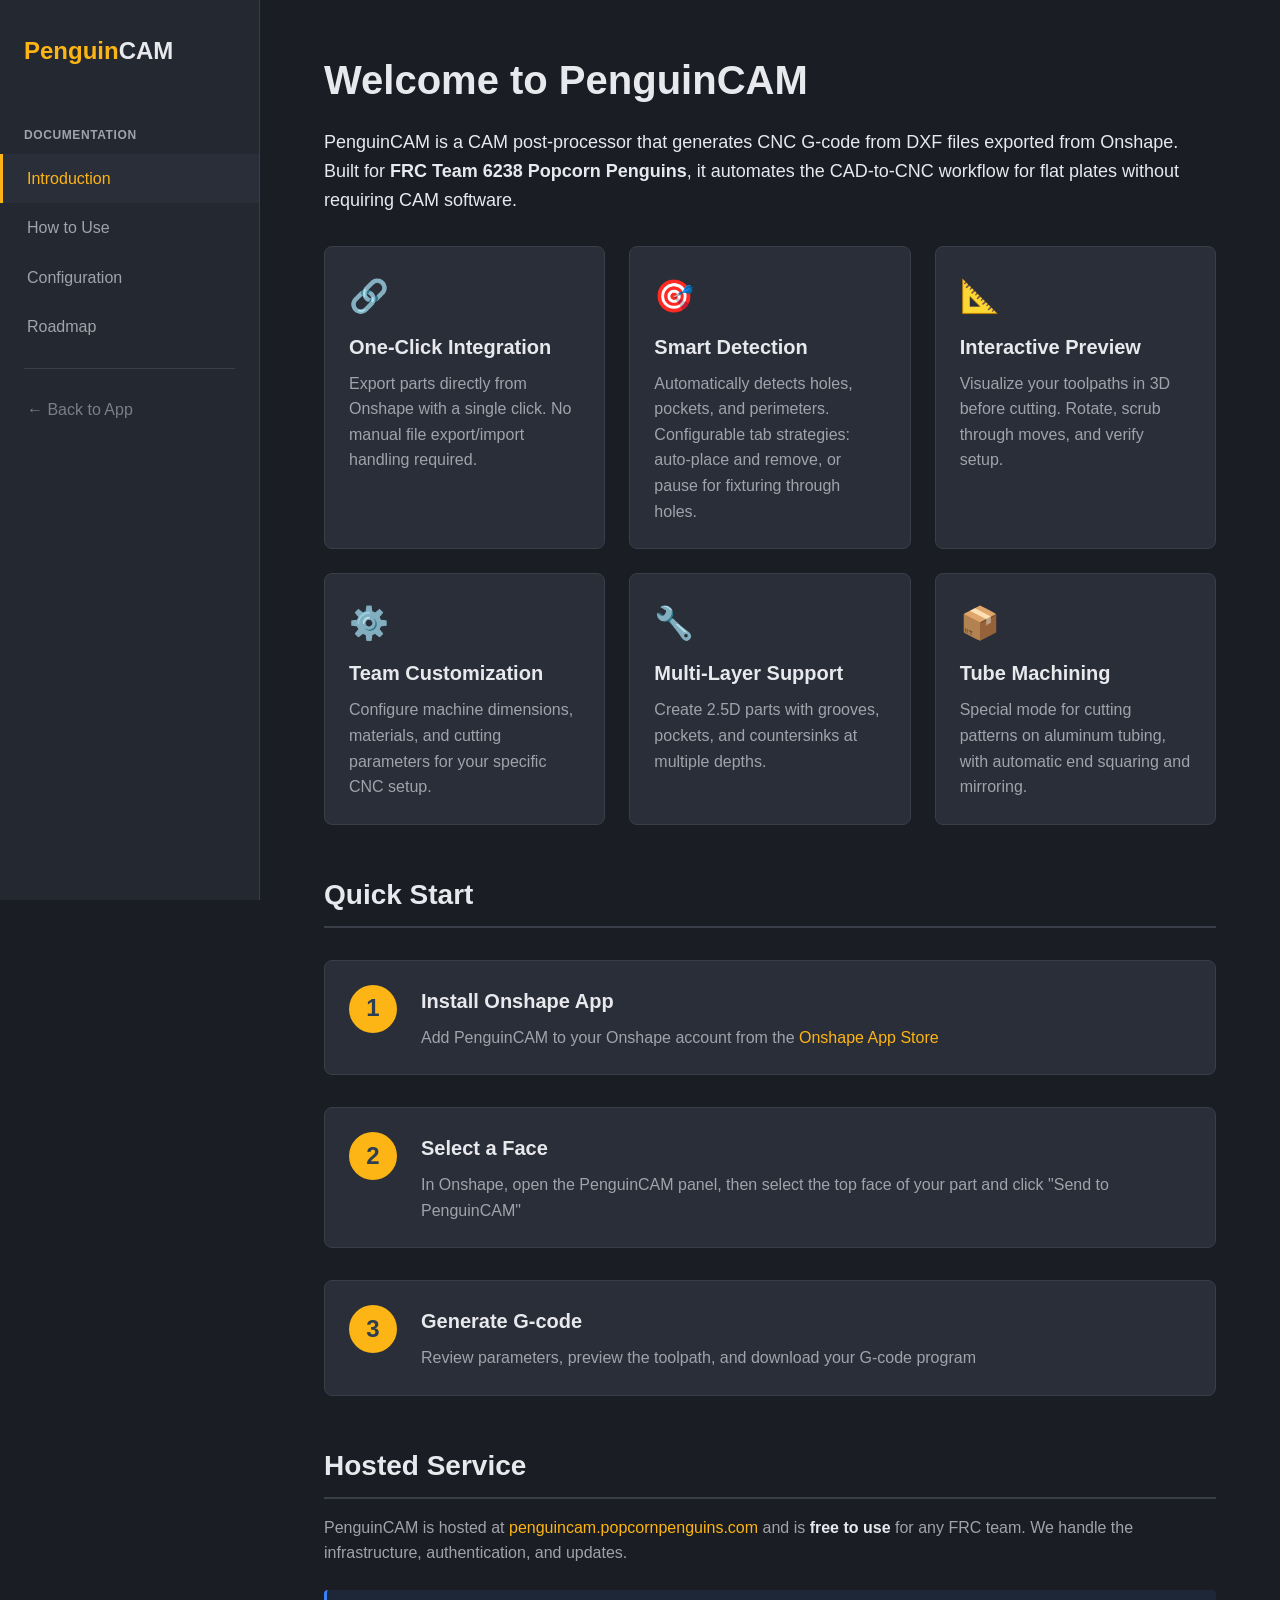
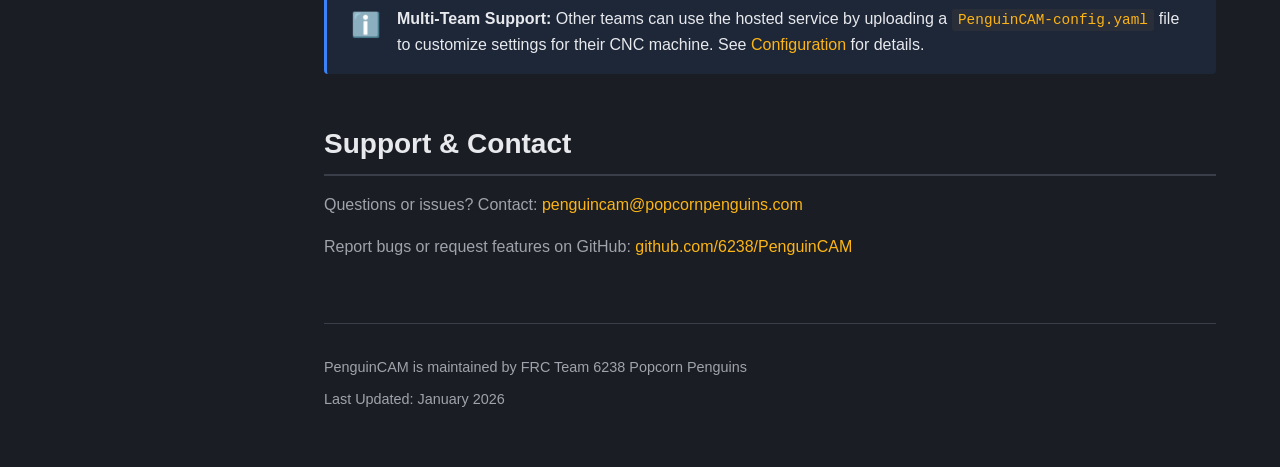
<file: static/docs/index.html>
<!DOCTYPE html>
<html lang="en">
<head>
    <meta charset="UTF-8">
    <meta name="viewport" content="width=device-width, initial-scale=1.0">
    <title>PenguinCAM Documentation</title>
    <link rel="stylesheet" href="style.css">
</head>
<body>
    <nav class="sidebar">
        <div class="logo">
            <span class="accent">Penguin</span>CAM
        </div>
        <div class="nav-section">Documentation</div>
        <a href="index.html" class="active">Introduction</a>
        <a href="usage.html">How to Use</a>
        <a href="configuration.html">Configuration</a>
        <a href="roadmap.html">Roadmap</a>
        <div class="nav-divider"></div>
        <a href="/" class="nav-external">← Back to App</a>
    </nav>

    <main class="content">
        <h1>Welcome to PenguinCAM</h1>

        <p class="lead">
            PenguinCAM is a CAM post-processor that generates CNC G-code from DXF files exported from Onshape.
            Built for <strong>FRC Team 6238 Popcorn Penguins</strong>, it automates the CAD-to-CNC workflow for flat plates without requiring CAM software.
        </p>

        <div class="feature-grid">
            <div class="feature-card">
                <div class="feature-icon">🔗</div>
                <h3>One-Click Integration</h3>
                <p>Export parts directly from Onshape with a single click. No manual file export/import handling required.</p>
            </div>

            <div class="feature-card">
                <div class="feature-icon">🎯</div>
                <h3>Smart Detection</h3>
                <p>Automatically detects holes, pockets, and perimeters. Configurable tab strategies: auto-place and remove, or pause for fixturing through holes.</p>
            </div>

            <div class="feature-card">
                <div class="feature-icon">📐</div>
                <h3>Interactive Preview</h3>
                <p>Visualize your toolpaths in 3D before cutting. Rotate, scrub through moves, and verify setup.</p>
            </div>

            <div class="feature-card">
                <div class="feature-icon">⚙️</div>
                <h3>Team Customization</h3>
                <p>Configure machine dimensions, materials, and cutting parameters for your specific CNC setup.</p>
            </div>

            <div class="feature-card">
                <div class="feature-icon">🔧</div>
                <h3>Multi-Layer Support</h3>
                <p>Create 2.5D parts with grooves, pockets, and countersinks at multiple depths.</p>
            </div>

            <div class="feature-card">
                <div class="feature-icon">📦</div>
                <h3>Tube Machining</h3>
                <p>Special mode for cutting patterns on aluminum tubing, with automatic end squaring and mirroring.</p>
            </div>
        </div>

        <h2>Quick Start</h2>

        <div class="step-list">
            <div class="step">
                <div class="step-number">1</div>
                <div class="step-content">
                    <h3>Install Onshape App</h3>
                    <p>
                        Add PenguinCAM to your Onshape account from the
                        <a href="https://cad.onshape.com/appstore/apps/CAM/6939eaf505d3df4aeac54600" target="_blank">Onshape App Store</a>
                    </p>
                </div>
            </div>

            <div class="step">
                <div class="step-number">2</div>
                <div class="step-content">
                    <h3>Select a Face</h3>
                    <p>In Onshape, open the PenguinCAM panel, then select the top face of your part and click "Send to PenguinCAM"</p>
                </div>
            </div>

            <div class="step">
                <div class="step-number">3</div>
                <div class="step-content">
                    <h3>Generate G-code</h3>
                    <p>Review parameters, preview the toolpath, and download your G-code program</p>
                </div>
            </div>
        </div>

        <h2>Hosted Service</h2>

        <p>
            PenguinCAM is hosted at <a href="https://penguincam.popcornpenguins.com">penguincam.popcornpenguins.com</a>
            and is <strong>free to use</strong> for any FRC team. We handle the infrastructure, authentication, and updates.
        </p>

        <div class="info-box">
            <div class="info-icon">ℹ️</div>
            <div>
                <strong>Multi-Team Support:</strong> Other teams can use the hosted service by uploading a
                <code>PenguinCAM-config.yaml</code> file to customize settings for their CNC machine.
                See <a href="configuration.html">Configuration</a> for details.
            </div>
        </div>

        <h2>Support & Contact</h2>

        <p>
            Questions or issues? Contact: <a href="mailto:penguincam@popcornpenguins.com">penguincam@popcornpenguins.com</a>
        </p>

        <p>
            Report bugs or request features on GitHub:
            <a href="https://github.com/6238/PenguinCAM/issues" target="_blank">github.com/6238/PenguinCAM</a>
        </p>

        <footer>
            <p>PenguinCAM is maintained by FRC Team 6238 Popcorn Penguins</p>
            <p>Last Updated: January 2026</p>
        </footer>
    </main>
</body>
</html>
</file>
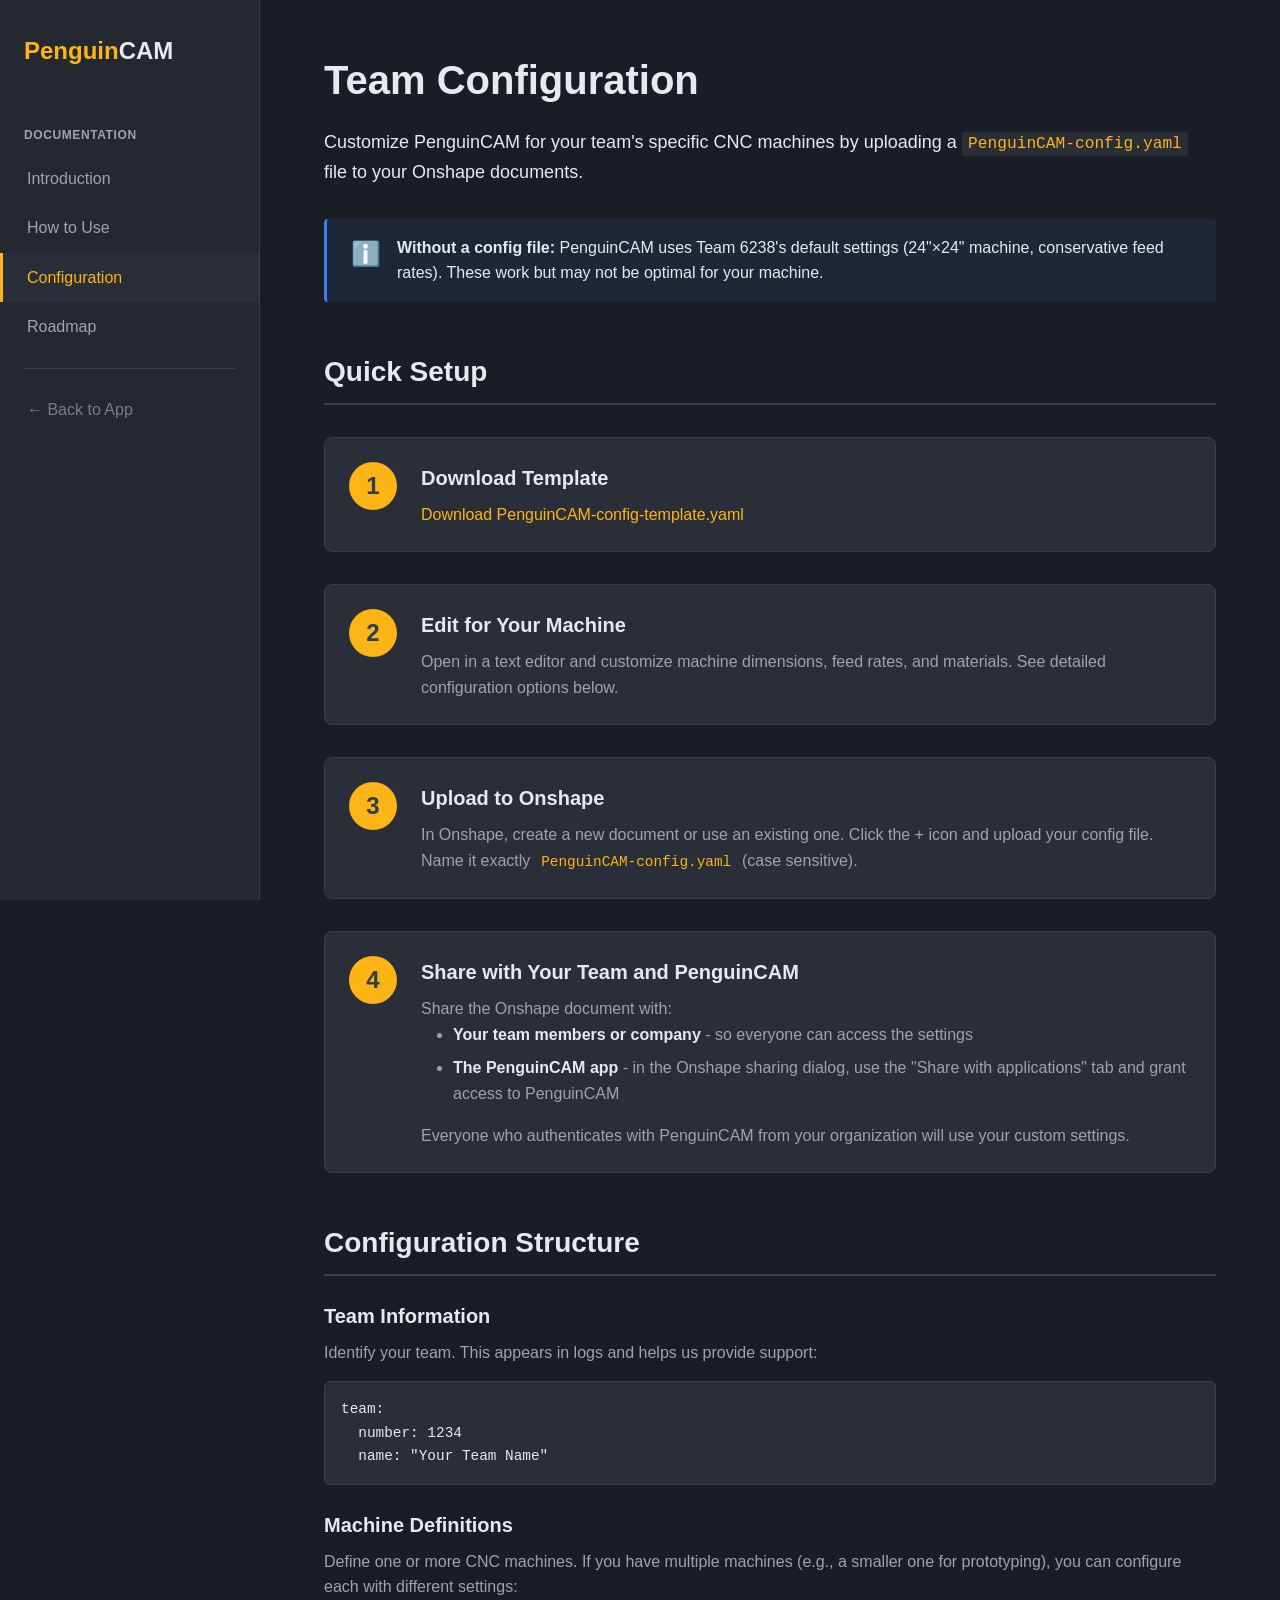
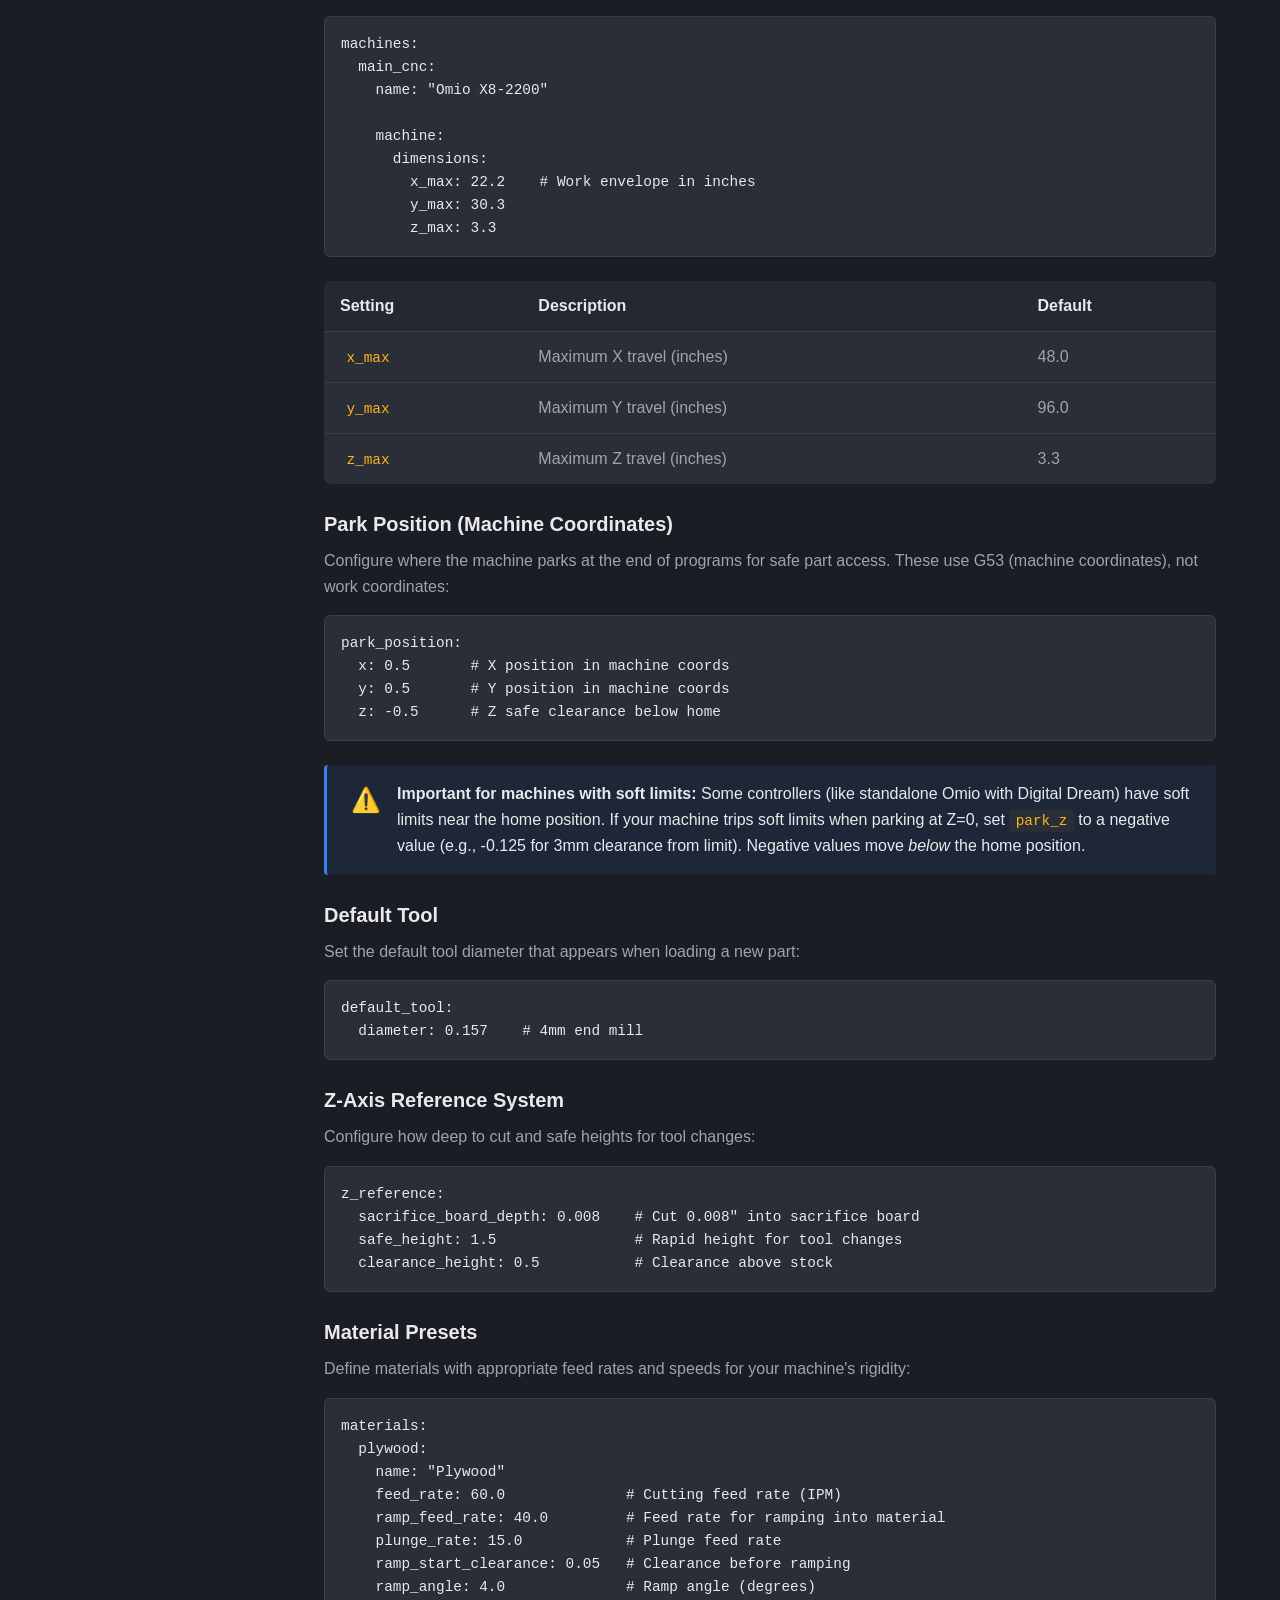
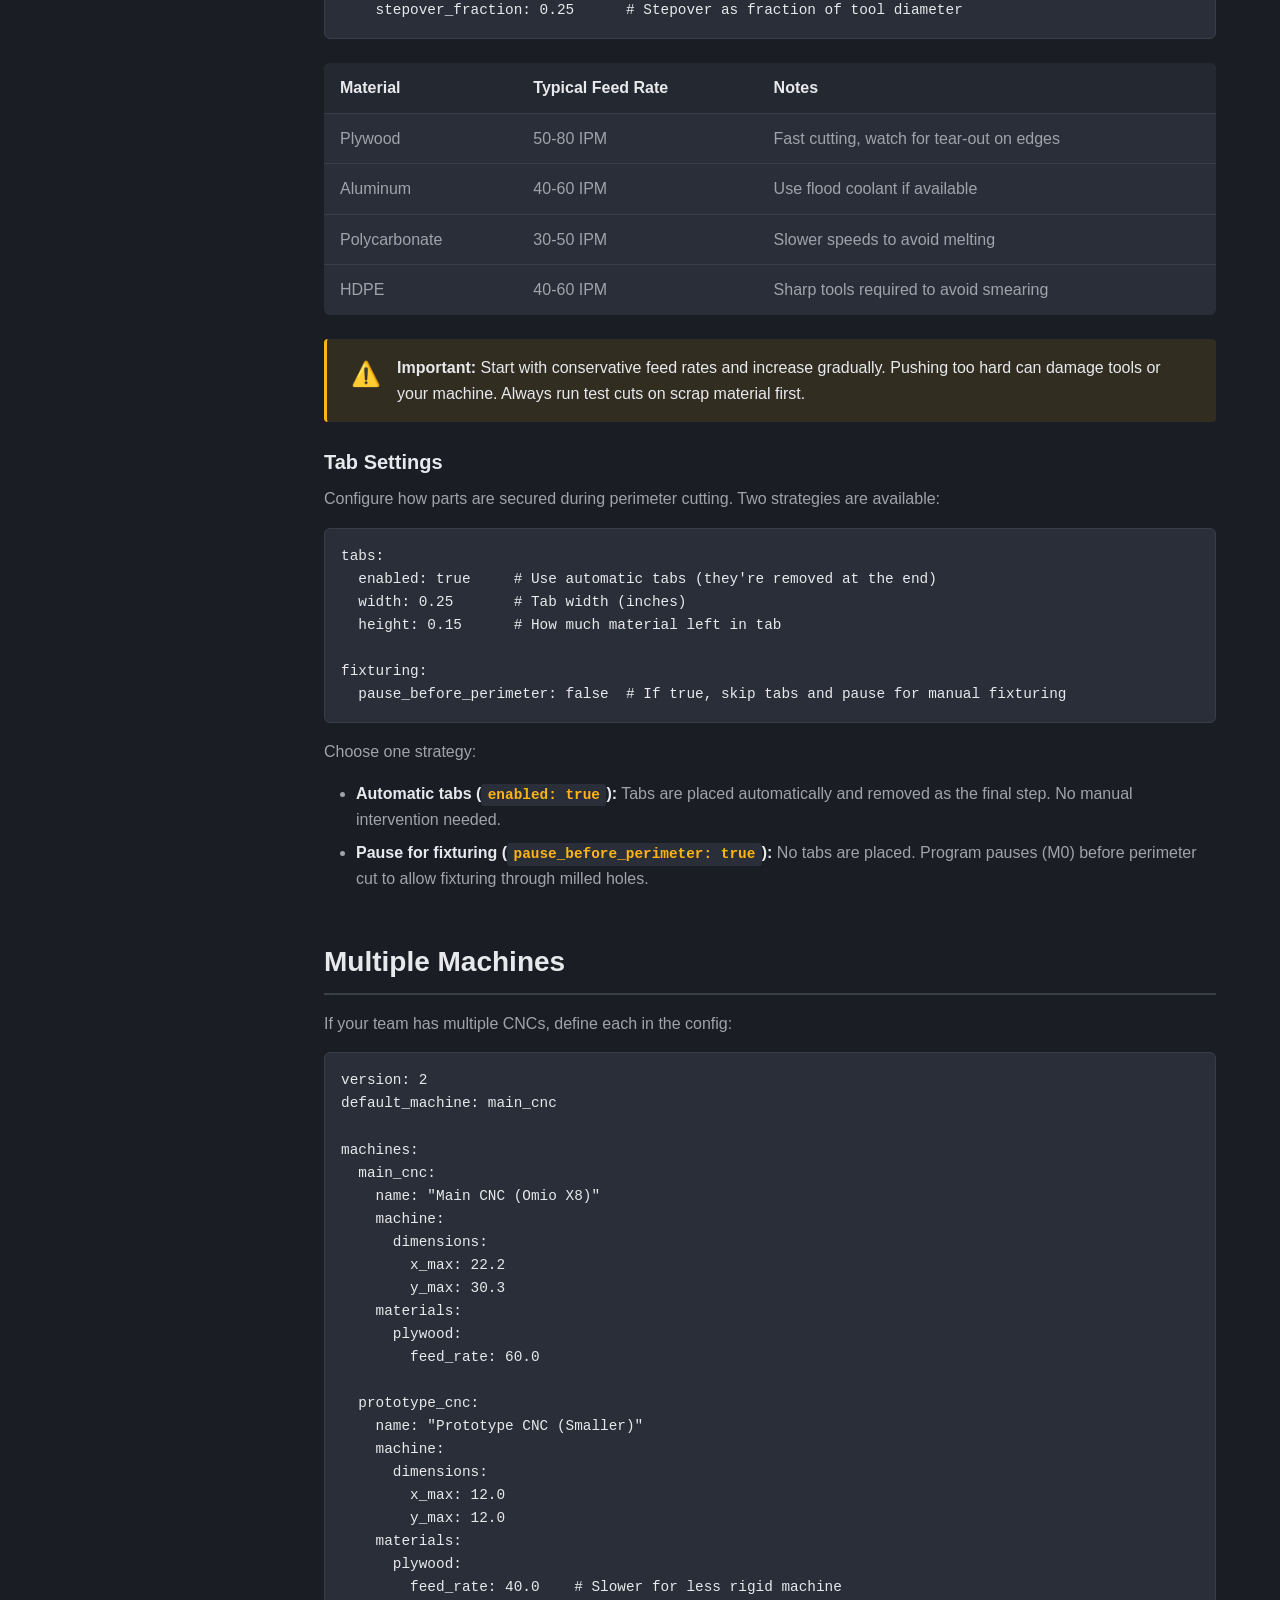
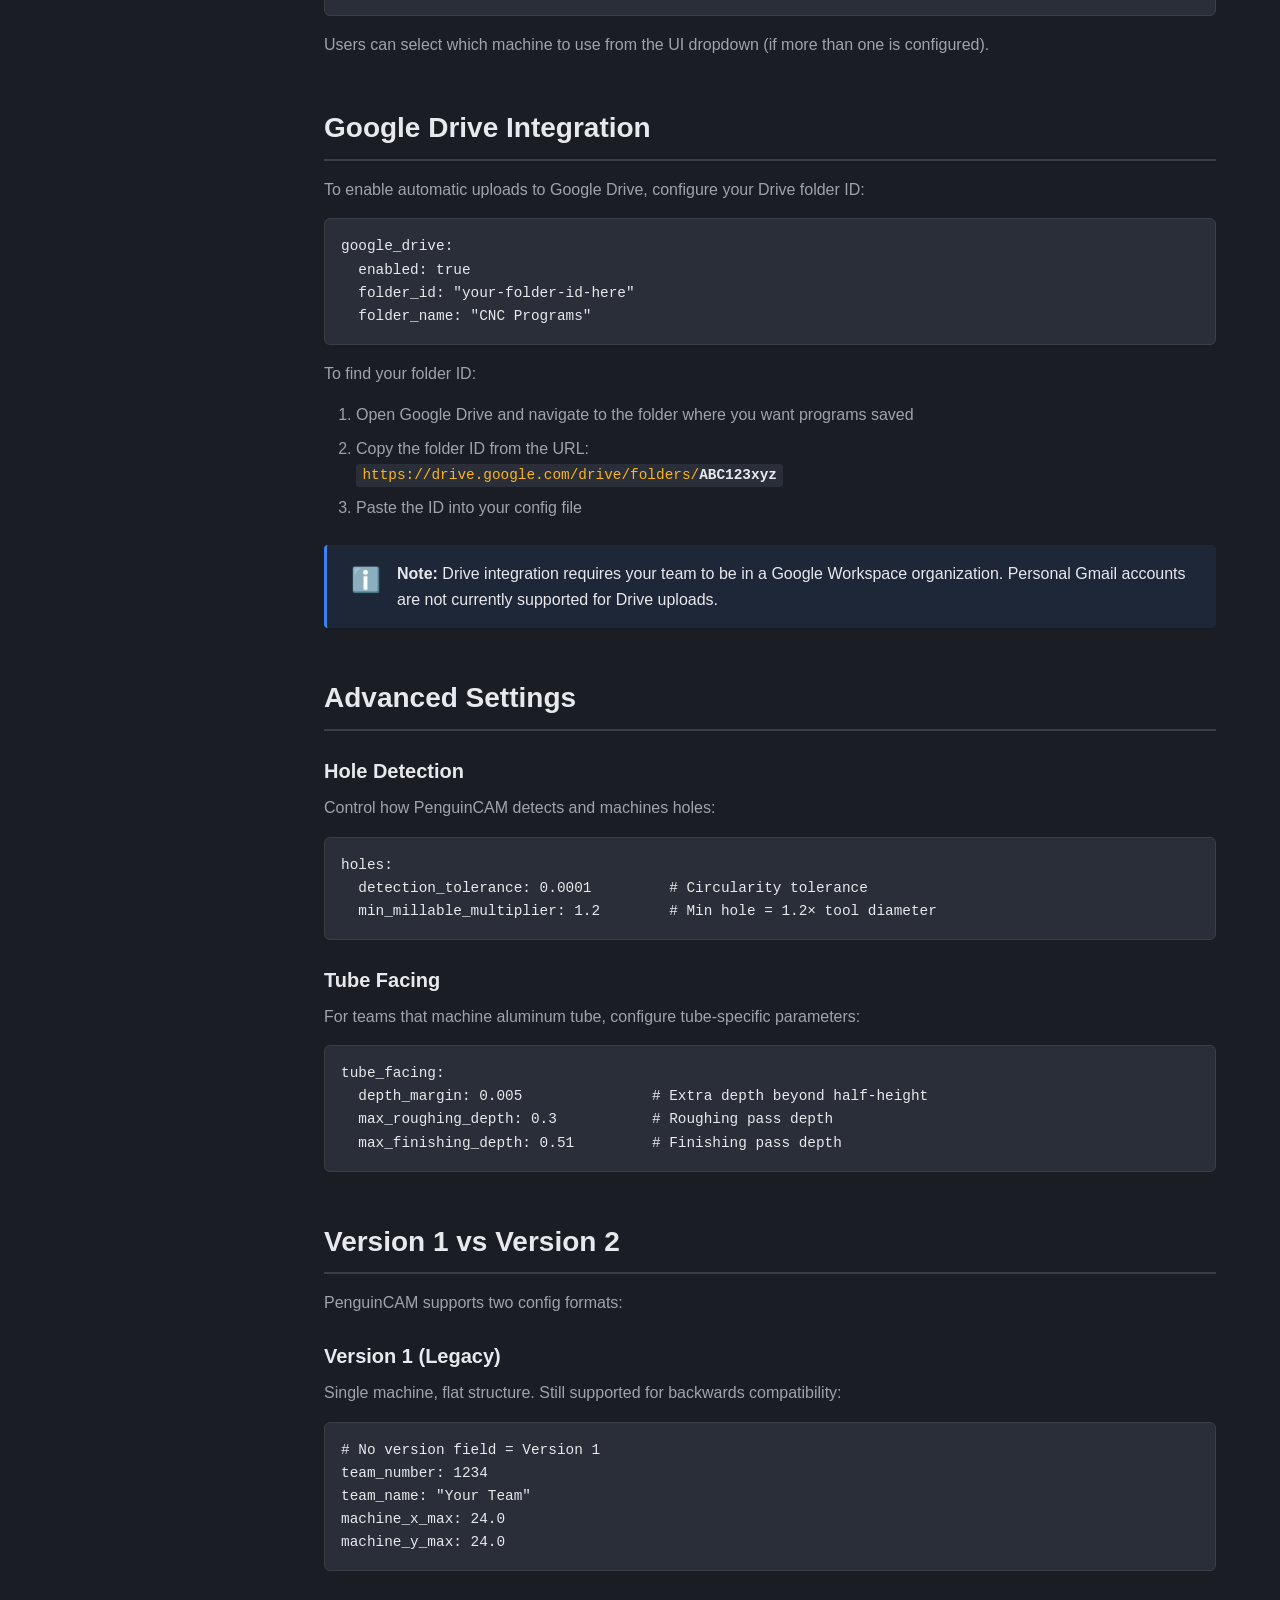
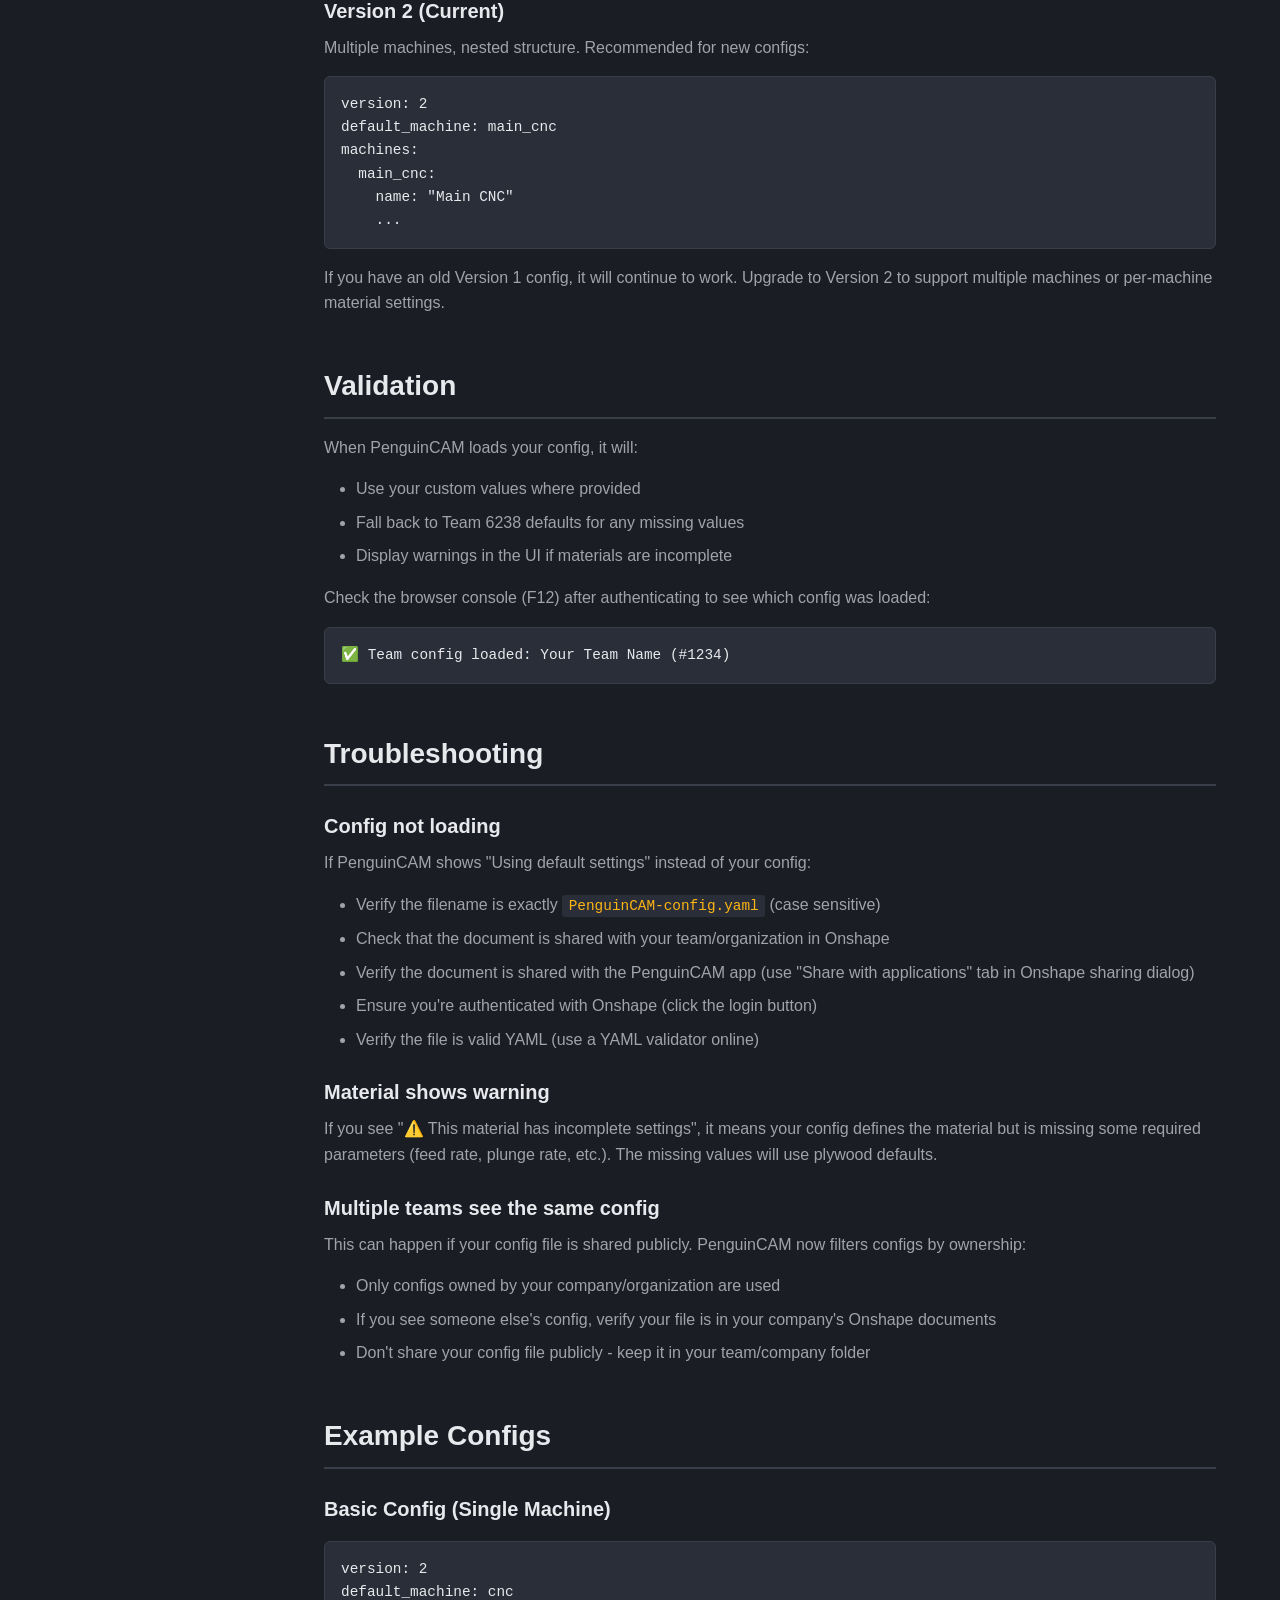
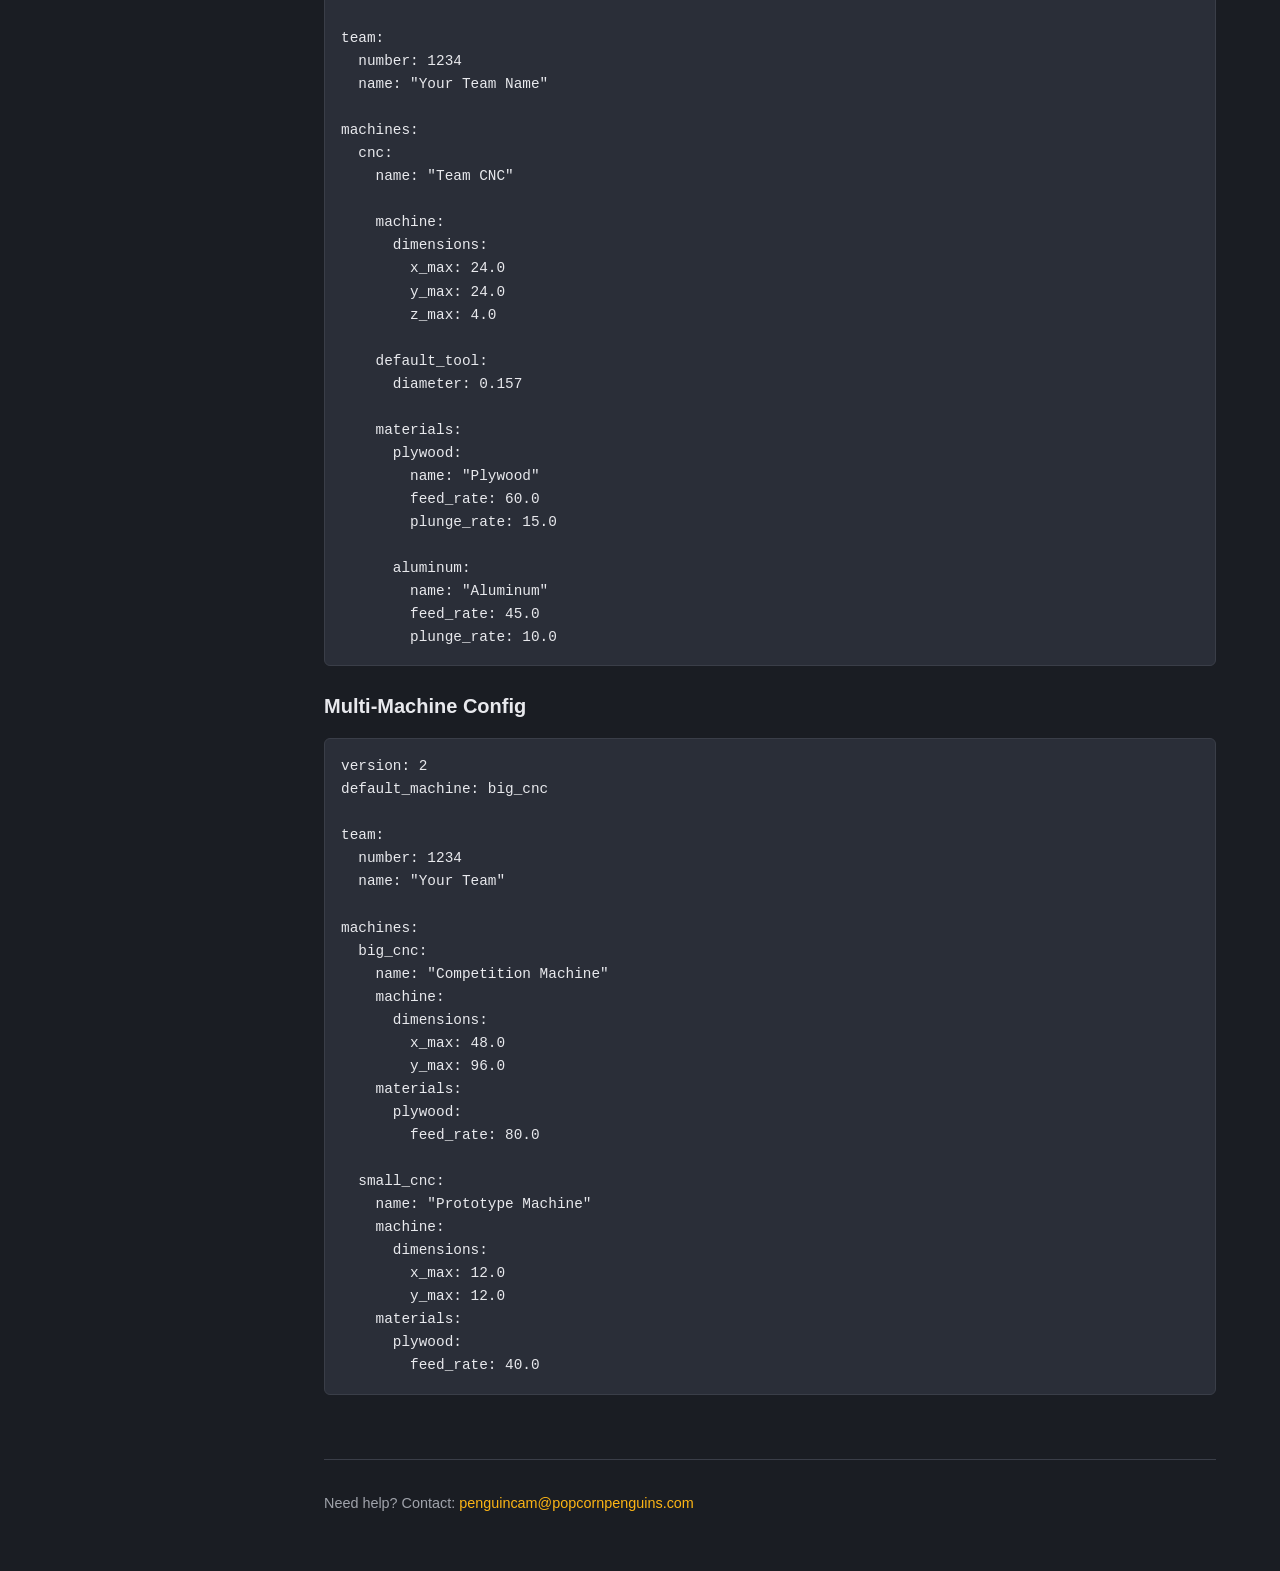
<file: static/docs/configuration.html>
<!DOCTYPE html>
<html lang="en">
<head>
    <meta charset="UTF-8">
    <meta name="viewport" content="width=device-width, initial-scale=1.0">
    <title>Configuration - PenguinCAM Documentation</title>
    <link rel="stylesheet" href="style.css">
</head>
<body>
    <nav class="sidebar">
        <div class="logo">
            <span class="accent">Penguin</span>CAM
        </div>
        <div class="nav-section">Documentation</div>
        <a href="index.html">Introduction</a>
        <a href="usage.html">How to Use</a>
        <a href="configuration.html" class="active">Configuration</a>
        <a href="roadmap.html">Roadmap</a>
        <div class="nav-divider"></div>
        <a href="/" class="nav-external">← Back to App</a>
    </nav>

    <main class="content">
        <h1>Team Configuration</h1>

        <p class="lead">
            Customize PenguinCAM for your team's specific CNC machines by uploading a
            <code>PenguinCAM-config.yaml</code> file to your Onshape documents.
        </p>

        <div class="info-box">
            <div class="info-icon">ℹ️</div>
            <div>
                <strong>Without a config file:</strong> PenguinCAM uses Team 6238's default settings
                (24"×24" machine, conservative feed rates). These work but may not be optimal for your machine.
            </div>
        </div>

        <h2>Quick Setup</h2>

        <div class="step-list">
            <div class="step">
                <div class="step-number">1</div>
                <div class="step-content">
                    <h3>Download Template</h3>
                    <p>
                        <a href="PenguinCAM-config-template.yaml" download>Download PenguinCAM-config-template.yaml</a>
                    </p>
                </div>
            </div>

            <div class="step">
                <div class="step-number">2</div>
                <div class="step-content">
                    <h3>Edit for Your Machine</h3>
                    <p>
                        Open in a text editor and customize machine dimensions, feed rates, and materials.
                        See detailed configuration options below.
                    </p>
                </div>
            </div>

            <div class="step">
                <div class="step-number">3</div>
                <div class="step-content">
                    <h3>Upload to Onshape</h3>
                    <p>
                        In Onshape, create a new document or use an existing one. Click the + icon and upload your
                        config file. Name it exactly <code>PenguinCAM-config.yaml</code> (case sensitive).
                    </p>
                </div>
            </div>

            <div class="step">
                <div class="step-number">4</div>
                <div class="step-content">
                    <h3>Share with Your Team and PenguinCAM</h3>
                    <p>
                        Share the Onshape document with:
                    </p>
                    <ul>
                        <li><strong>Your team members or company</strong> - so everyone can access the settings</li>
                        <li><strong>The PenguinCAM app</strong> - in the Onshape sharing dialog, use the "Share with applications" tab
                        and grant access to PenguinCAM</li>
                    </ul>
                    <p>
                        Everyone who authenticates with PenguinCAM from your organization will use your custom settings.
                    </p>
                </div>
            </div>
        </div>

        <h2>Configuration Structure</h2>

        <h3>Team Information</h3>
        <p>
            Identify your team. This appears in logs and helps us provide support:
        </p>
        <pre><code>team:
  number: 1234
  name: "Your Team Name"</code></pre>

        <h3>Machine Definitions</h3>
        <p>
            Define one or more CNC machines. If you have multiple machines (e.g., a smaller one for prototyping),
            you can configure each with different settings:
        </p>

        <pre><code>machines:
  main_cnc:
    name: "Omio X8-2200"

    machine:
      dimensions:
        x_max: 22.2    # Work envelope in inches
        y_max: 30.3
        z_max: 3.3</code></pre>

        <table>
            <thead>
                <tr>
                    <th>Setting</th>
                    <th>Description</th>
                    <th>Default</th>
                </tr>
            </thead>
            <tbody>
                <tr>
                    <td><code>x_max</code></td>
                    <td>Maximum X travel (inches)</td>
                    <td>48.0</td>
                </tr>
                <tr>
                    <td><code>y_max</code></td>
                    <td>Maximum Y travel (inches)</td>
                    <td>96.0</td>
                </tr>
                <tr>
                    <td><code>z_max</code></td>
                    <td>Maximum Z travel (inches)</td>
                    <td>3.3</td>
                </tr>
            </tbody>
        </table>

        <h3>Park Position (Machine Coordinates)</h3>
        <p>
            Configure where the machine parks at the end of programs for safe part access.
            These use G53 (machine coordinates), not work coordinates:
        </p>
        <pre><code>park_position:
  x: 0.5       # X position in machine coords
  y: 0.5       # Y position in machine coords
  z: -0.5      # Z safe clearance below home</code></pre>

        <div class="info-box">
            <div class="info-icon">⚠️</div>
            <div>
                <strong>Important for machines with soft limits:</strong> Some controllers (like standalone Omio with Digital Dream)
                have soft limits near the home position. If your machine trips soft limits when parking at Z=0,
                set <code>park_z</code> to a negative value (e.g., -0.125 for 3mm clearance from limit).
                Negative values move <em>below</em> the home position.
            </div>
        </div>

        <h3>Default Tool</h3>
        <p>
            Set the default tool diameter that appears when loading a new part:
        </p>
        <pre><code>default_tool:
  diameter: 0.157    # 4mm end mill</code></pre>

        <h3>Z-Axis Reference System</h3>
        <p>
            Configure how deep to cut and safe heights for tool changes:
        </p>
        <pre><code>z_reference:
  sacrifice_board_depth: 0.008    # Cut 0.008" into sacrifice board
  safe_height: 1.5                # Rapid height for tool changes
  clearance_height: 0.5           # Clearance above stock</code></pre>

        <h3>Material Presets</h3>
        <p>
            Define materials with appropriate feed rates and speeds for your machine's rigidity:
        </p>

        <pre><code>materials:
  plywood:
    name: "Plywood"
    feed_rate: 60.0              # Cutting feed rate (IPM)
    ramp_feed_rate: 40.0         # Feed rate for ramping into material
    plunge_rate: 15.0            # Plunge feed rate
    ramp_start_clearance: 0.05   # Clearance before ramping
    ramp_angle: 4.0              # Ramp angle (degrees)
    stepover_fraction: 0.25      # Stepover as fraction of tool diameter</code></pre>

        <table>
            <thead>
                <tr>
                    <th>Material</th>
                    <th>Typical Feed Rate</th>
                    <th>Notes</th>
                </tr>
            </thead>
            <tbody>
                <tr>
                    <td>Plywood</td>
                    <td>50-80 IPM</td>
                    <td>Fast cutting, watch for tear-out on edges</td>
                </tr>
                <tr>
                    <td>Aluminum</td>
                    <td>40-60 IPM</td>
                    <td>Use flood coolant if available</td>
                </tr>
                <tr>
                    <td>Polycarbonate</td>
                    <td>30-50 IPM</td>
                    <td>Slower speeds to avoid melting</td>
                </tr>
                <tr>
                    <td>HDPE</td>
                    <td>40-60 IPM</td>
                    <td>Sharp tools required to avoid smearing</td>
                </tr>
            </tbody>
        </table>

        <div class="warning-box info-box">
            <div class="info-icon">⚠️</div>
            <div>
                <strong>Important:</strong> Start with conservative feed rates and increase gradually.
                Pushing too hard can damage tools or your machine. Always run test cuts on scrap material first.
            </div>
        </div>

        <h3>Tab Settings</h3>
        <p>
            Configure how parts are secured during perimeter cutting. Two strategies are available:
        </p>
        <pre><code>tabs:
  enabled: true     # Use automatic tabs (they're removed at the end)
  width: 0.25       # Tab width (inches)
  height: 0.15      # How much material left in tab

fixturing:
  pause_before_perimeter: false  # If true, skip tabs and pause for manual fixturing</code></pre>
        <p>
            Choose one strategy:
        </p>
        <ul>
            <li><strong>Automatic tabs (<code>enabled: true</code>):</strong> Tabs are placed automatically and removed as the final step. No manual intervention needed.</li>
            <li><strong>Pause for fixturing (<code>pause_before_perimeter: true</code>):</strong> No tabs are placed. Program pauses (M0) before perimeter cut to allow fixturing through milled holes.</li>
        </ul>

        <h2>Multiple Machines</h2>

        <p>
            If your team has multiple CNCs, define each in the config:
        </p>

        <pre><code>version: 2
default_machine: main_cnc

machines:
  main_cnc:
    name: "Main CNC (Omio X8)"
    machine:
      dimensions:
        x_max: 22.2
        y_max: 30.3
    materials:
      plywood:
        feed_rate: 60.0

  prototype_cnc:
    name: "Prototype CNC (Smaller)"
    machine:
      dimensions:
        x_max: 12.0
        y_max: 12.0
    materials:
      plywood:
        feed_rate: 40.0    # Slower for less rigid machine</code></pre>

        <p>
            Users can select which machine to use from the UI dropdown (if more than one is configured).
        </p>

        <h2>Google Drive Integration</h2>

        <p>
            To enable automatic uploads to Google Drive, configure your Drive folder ID:
        </p>

        <pre><code>google_drive:
  enabled: true
  folder_id: "your-folder-id-here"
  folder_name: "CNC Programs"</code></pre>

        <p>
            To find your folder ID:
        </p>
        <ol>
            <li>Open Google Drive and navigate to the folder where you want programs saved</li>
            <li>Copy the folder ID from the URL:<br>
                <code>https://drive.google.com/drive/folders/<strong>ABC123xyz</strong></code>
            </li>
            <li>Paste the ID into your config file</li>
        </ol>

        <div class="info-box">
            <div class="info-icon">ℹ️</div>
            <div>
                <strong>Note:</strong> Drive integration requires your team to be in a Google Workspace organization.
                Personal Gmail accounts are not currently supported for Drive uploads.
            </div>
        </div>

        <h2>Advanced Settings</h2>

        <h3>Hole Detection</h3>
        <p>
            Control how PenguinCAM detects and machines holes:
        </p>
        <pre><code>holes:
  detection_tolerance: 0.0001         # Circularity tolerance
  min_millable_multiplier: 1.2        # Min hole = 1.2× tool diameter</code></pre>

        <h3>Tube Facing</h3>
        <p>
            For teams that machine aluminum tube, configure tube-specific parameters:
        </p>
        <pre><code>tube_facing:
  depth_margin: 0.005               # Extra depth beyond half-height
  max_roughing_depth: 0.3           # Roughing pass depth
  max_finishing_depth: 0.51         # Finishing pass depth</code></pre>

        <h2>Version 1 vs Version 2</h2>

        <p>
            PenguinCAM supports two config formats:
        </p>

        <h3>Version 1 (Legacy)</h3>
        <p>
            Single machine, flat structure. Still supported for backwards compatibility:
        </p>
        <pre><code># No version field = Version 1
team_number: 1234
team_name: "Your Team"
machine_x_max: 24.0
machine_y_max: 24.0</code></pre>

        <h3>Version 2 (Current)</h3>
        <p>
            Multiple machines, nested structure. Recommended for new configs:
        </p>
        <pre><code>version: 2
default_machine: main_cnc
machines:
  main_cnc:
    name: "Main CNC"
    ...</code></pre>

        <p>
            If you have an old Version 1 config, it will continue to work. Upgrade to Version 2 to support
            multiple machines or per-machine material settings.
        </p>

        <h2>Validation</h2>

        <p>
            When PenguinCAM loads your config, it will:
        </p>
        <ul>
            <li>Use your custom values where provided</li>
            <li>Fall back to Team 6238 defaults for any missing values</li>
            <li>Display warnings in the UI if materials are incomplete</li>
        </ul>

        <p>
            Check the browser console (F12) after authenticating to see which config was loaded:
        </p>
        <pre><code>✅ Team config loaded: Your Team Name (#1234)</code></pre>

        <h2>Troubleshooting</h2>

        <h3>Config not loading</h3>
        <p>
            If PenguinCAM shows "Using default settings" instead of your config:
        </p>
        <ul>
            <li>Verify the filename is exactly <code>PenguinCAM-config.yaml</code> (case sensitive)</li>
            <li>Check that the document is shared with your team/organization in Onshape</li>
            <li>Verify the document is shared with the PenguinCAM app (use "Share with applications" tab in Onshape sharing dialog)</li>
            <li>Ensure you're authenticated with Onshape (click the login button)</li>
            <li>Verify the file is valid YAML (use a YAML validator online)</li>
        </ul>

        <h3>Material shows warning</h3>
        <p>
            If you see "⚠️ This material has incomplete settings", it means your config defines the material
            but is missing some required parameters (feed rate, plunge rate, etc.). The missing values will
            use plywood defaults.
        </p>

        <h3>Multiple teams see the same config</h3>
        <p>
            This can happen if your config file is shared publicly. PenguinCAM now filters configs by ownership:
        </p>
        <ul>
            <li>Only configs owned by your company/organization are used</li>
            <li>If you see someone else's config, verify your file is in your company's Onshape documents</li>
            <li>Don't share your config file publicly - keep it in your team/company folder</li>
        </ul>

        <h2>Example Configs</h2>

        <h3>Basic Config (Single Machine)</h3>
        <pre><code>version: 2
default_machine: cnc

team:
  number: 1234
  name: "Your Team Name"

machines:
  cnc:
    name: "Team CNC"

    machine:
      dimensions:
        x_max: 24.0
        y_max: 24.0
        z_max: 4.0

    default_tool:
      diameter: 0.157

    materials:
      plywood:
        name: "Plywood"
        feed_rate: 60.0
        plunge_rate: 15.0

      aluminum:
        name: "Aluminum"
        feed_rate: 45.0
        plunge_rate: 10.0</code></pre>

        <h3>Multi-Machine Config</h3>
        <pre><code>version: 2
default_machine: big_cnc

team:
  number: 1234
  name: "Your Team"

machines:
  big_cnc:
    name: "Competition Machine"
    machine:
      dimensions:
        x_max: 48.0
        y_max: 96.0
    materials:
      plywood:
        feed_rate: 80.0

  small_cnc:
    name: "Prototype Machine"
    machine:
      dimensions:
        x_max: 12.0
        y_max: 12.0
    materials:
      plywood:
        feed_rate: 40.0</code></pre>

        <footer>
            <p>Need help? Contact: <a href="mailto:penguincam@popcornpenguins.com">penguincam@popcornpenguins.com</a></p>
        </footer>
    </main>
</body>
</html>
</file>
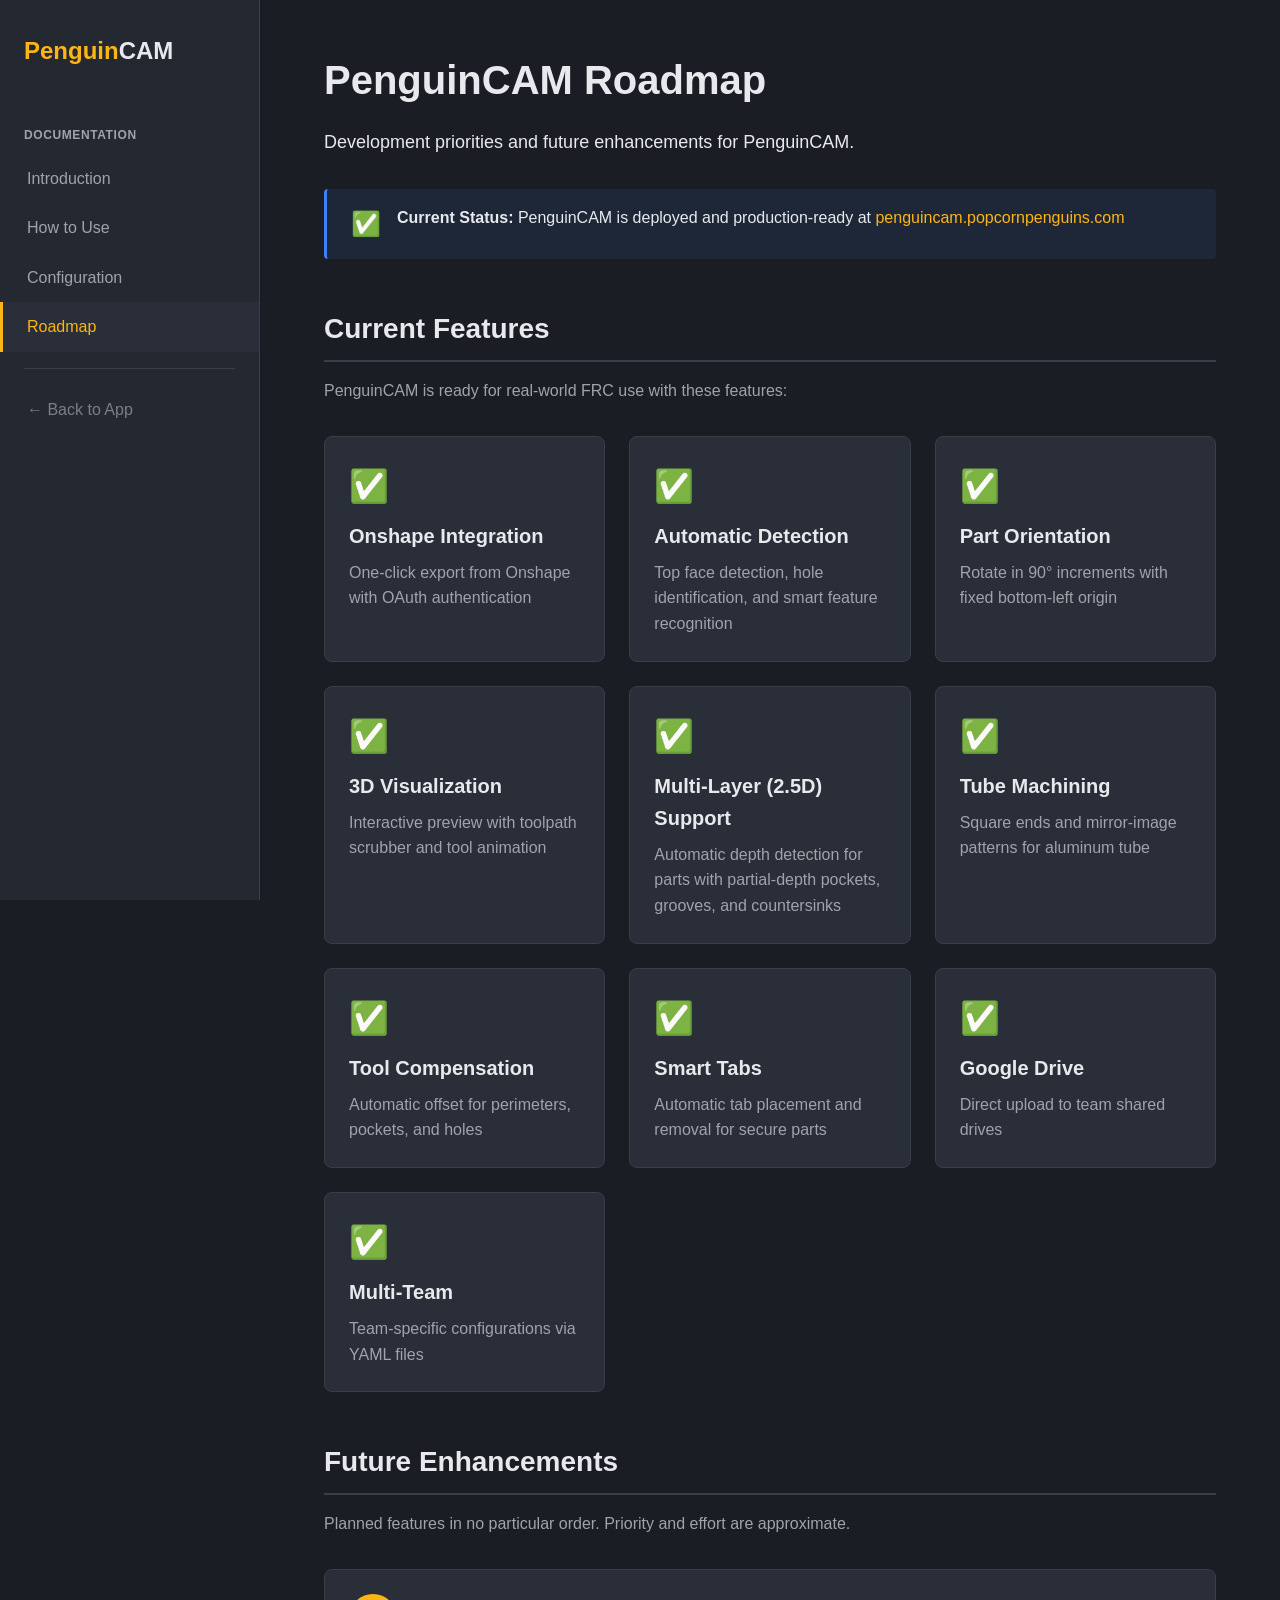
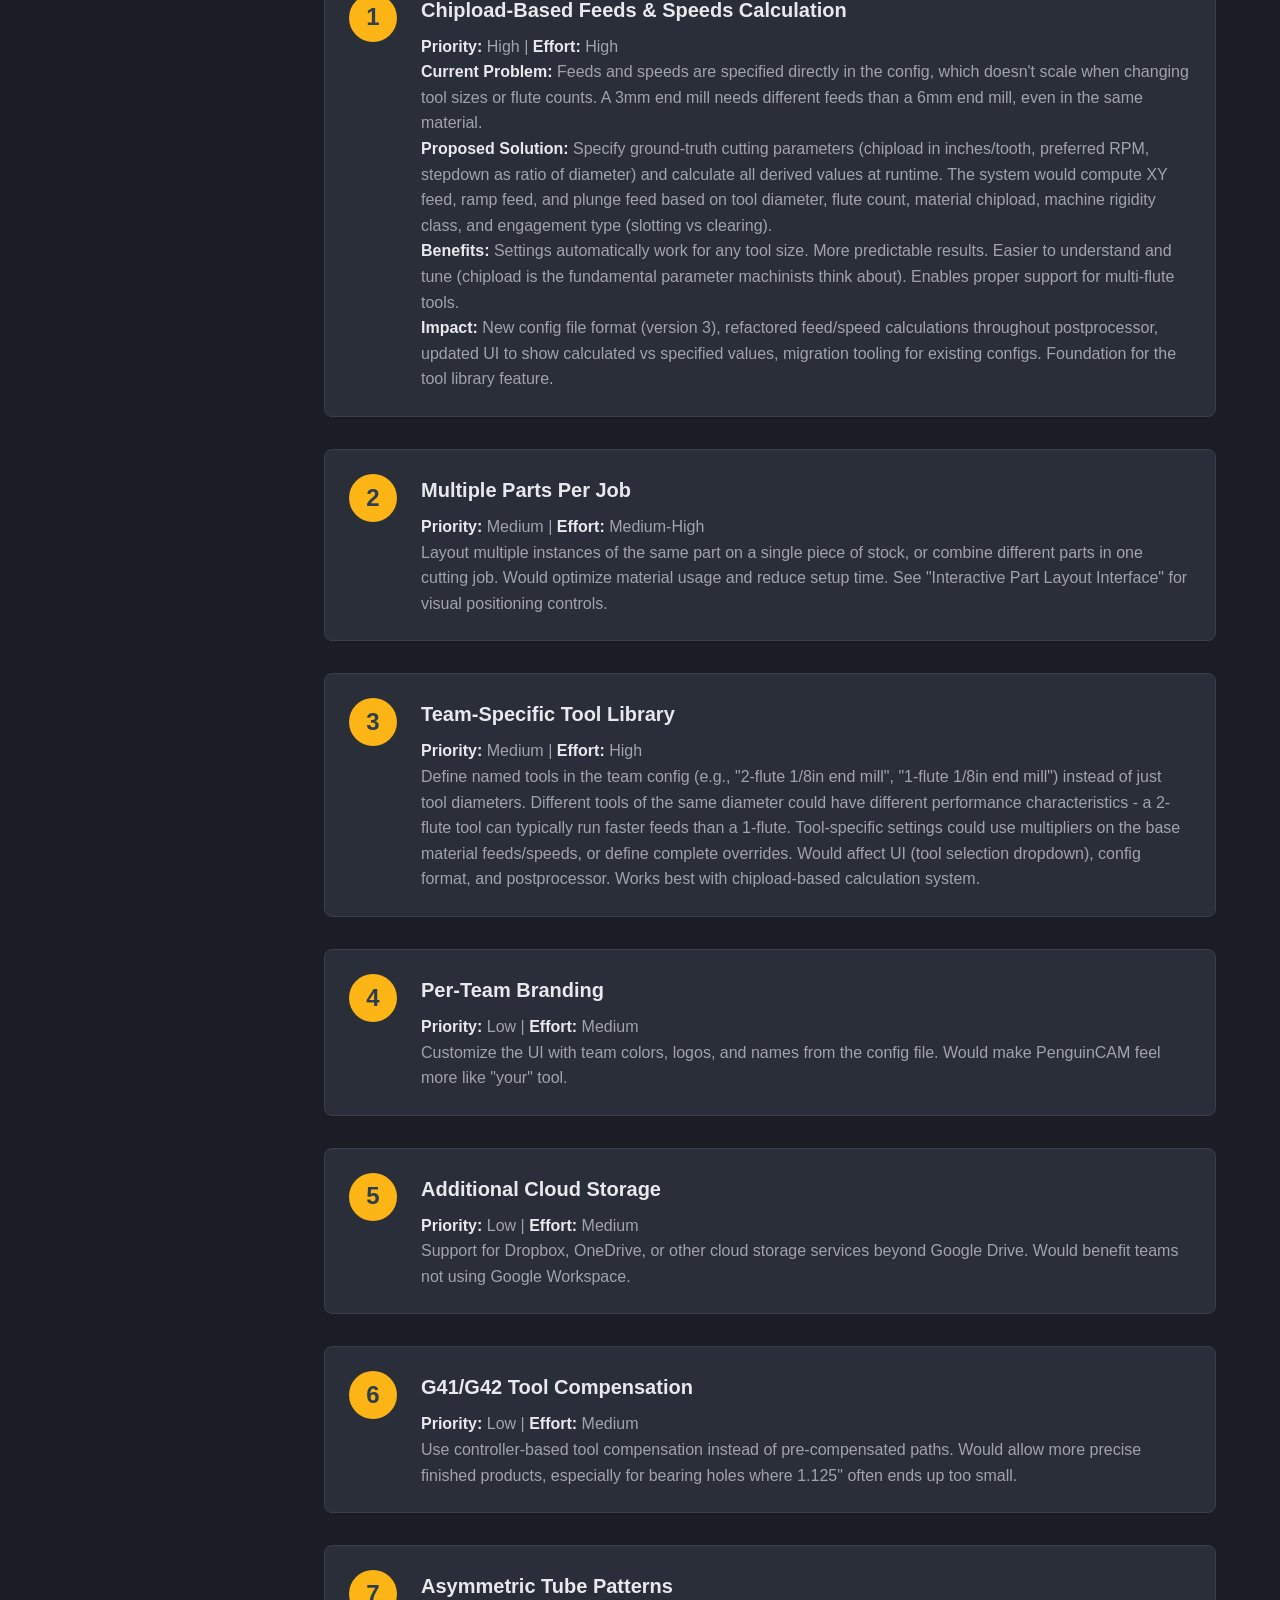
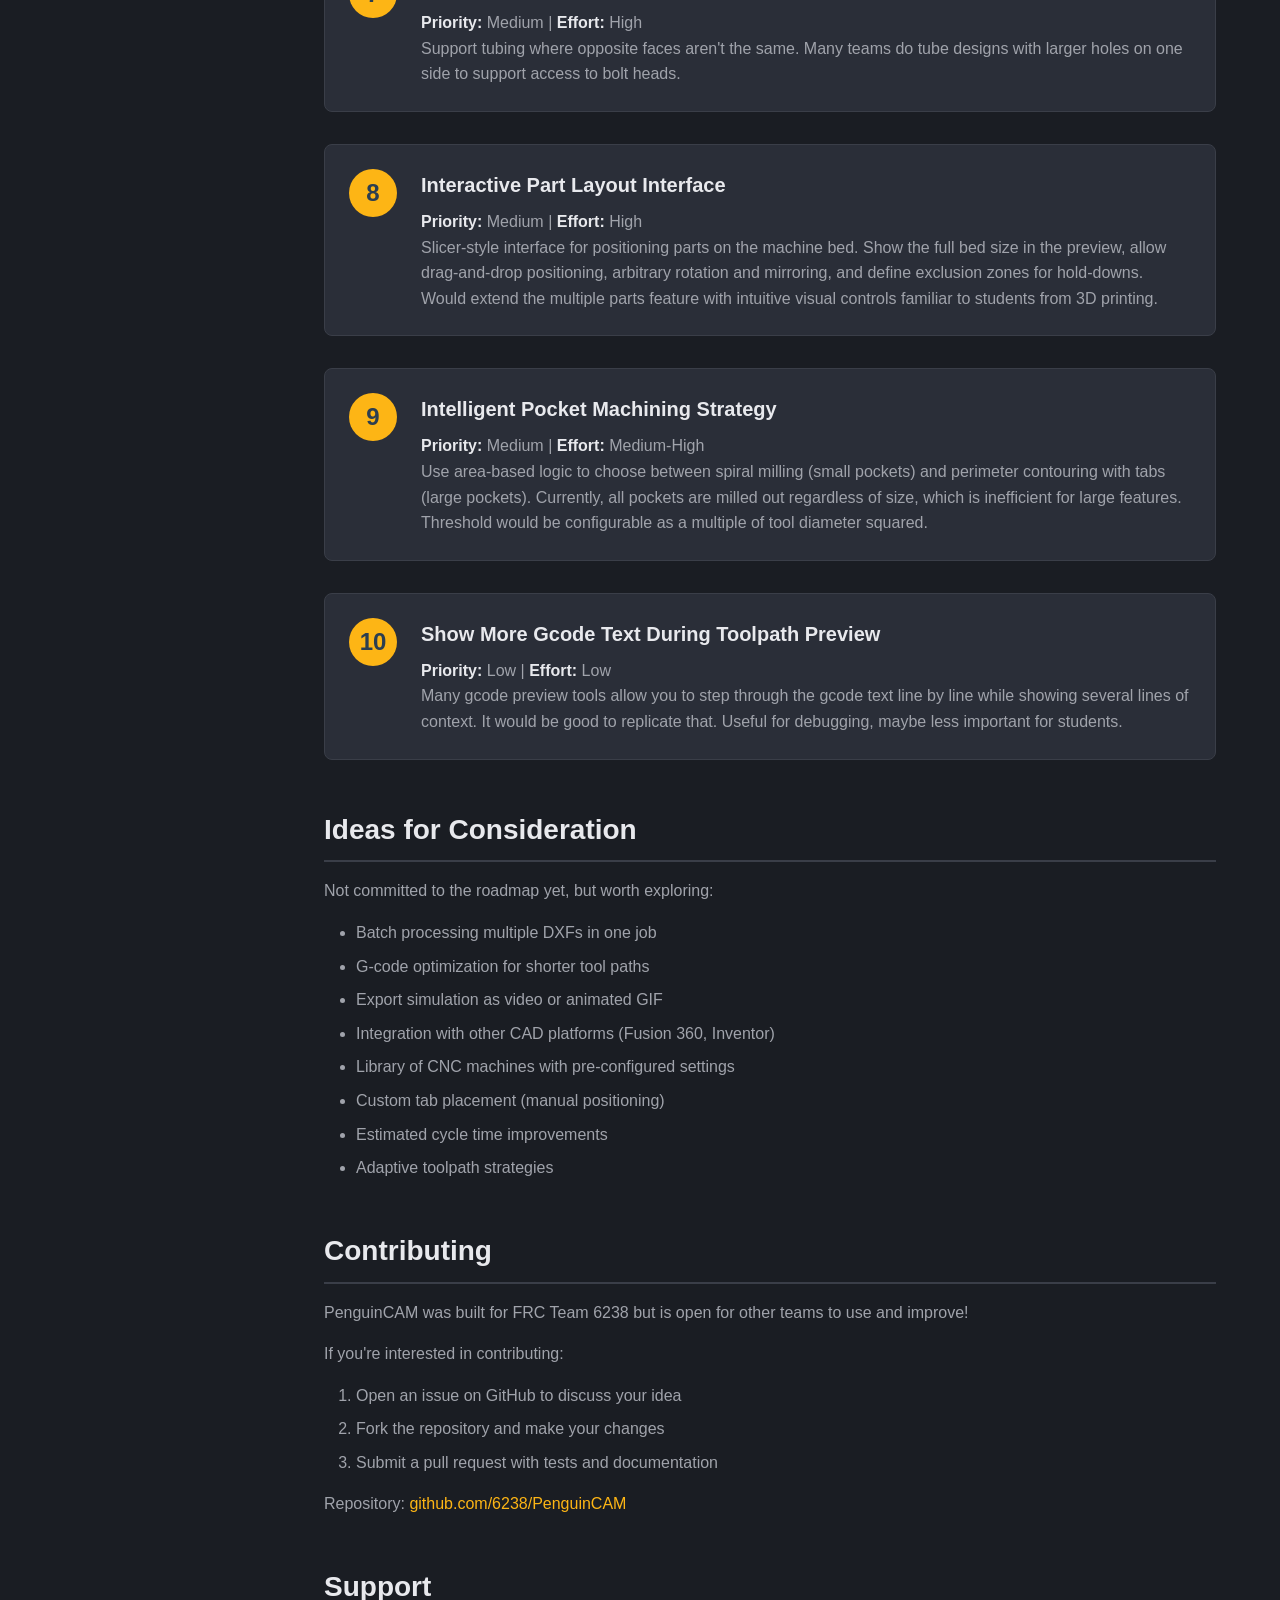
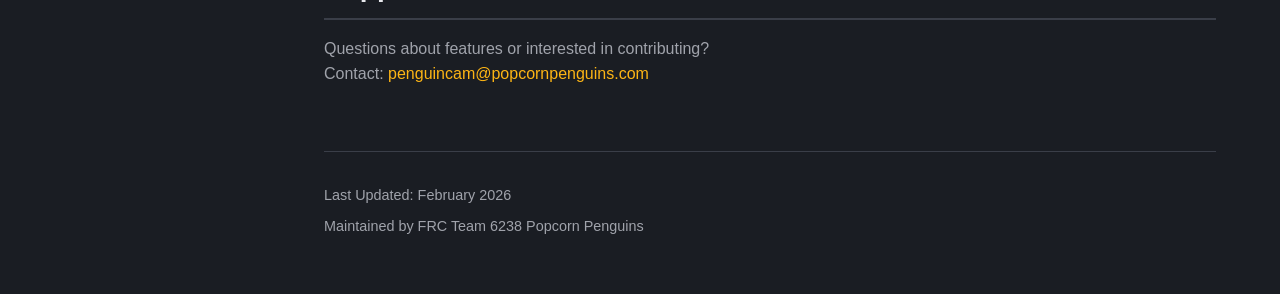
<file: static/docs/roadmap.html>
<!DOCTYPE html>
<html lang="en">
<head>
    <meta charset="UTF-8">
    <meta name="viewport" content="width=device-width, initial-scale=1.0">
    <title>Roadmap - PenguinCAM Documentation</title>
    <link rel="stylesheet" href="style.css">
</head>
<body>
    <nav class="sidebar">
        <div class="logo">
            <span class="accent">Penguin</span>CAM
        </div>
        <div class="nav-section">Documentation</div>
        <a href="index.html">Introduction</a>
        <a href="usage.html">How to Use</a>
        <a href="configuration.html">Configuration</a>
        <a href="roadmap.html" class="active">Roadmap</a>
        <div class="nav-divider"></div>
        <a href="/" class="nav-external">← Back to App</a>
    </nav>

    <main class="content">
        <h1>PenguinCAM Roadmap</h1>

        <p class="lead">
            Development priorities and future enhancements for PenguinCAM.
        </p>

        <div class="info-box">
            <div class="info-icon">✅</div>
            <div>
                <strong>Current Status:</strong> PenguinCAM is deployed and production-ready at
                <a href="https://penguincam.popcornpenguins.com">penguincam.popcornpenguins.com</a>
            </div>
        </div>

        <h2>Current Features</h2>

        <p>
            PenguinCAM is ready for real-world FRC use with these features:
        </p>

        <div class="feature-grid">
            <div class="feature-card">
                <div class="feature-icon">✅</div>
                <h3>Onshape Integration</h3>
                <p>One-click export from Onshape with OAuth authentication</p>
            </div>

            <div class="feature-card">
                <div class="feature-icon">✅</div>
                <h3>Automatic Detection</h3>
                <p>Top face detection, hole identification, and smart feature recognition</p>
            </div>

            <div class="feature-card">
                <div class="feature-icon">✅</div>
                <h3>Part Orientation</h3>
                <p>Rotate in 90° increments with fixed bottom-left origin</p>
            </div>

            <div class="feature-card">
                <div class="feature-icon">✅</div>
                <h3>3D Visualization</h3>
                <p>Interactive preview with toolpath scrubber and tool animation</p>
            </div>

            <div class="feature-card">
                <div class="feature-icon">✅</div>
                <h3>Multi-Layer (2.5D) Support</h3>
                <p>Automatic depth detection for parts with partial-depth pockets, grooves, and countersinks</p>
            </div>

            <div class="feature-card">
                <div class="feature-icon">✅</div>
                <h3>Tube Machining</h3>
                <p>Square ends and mirror-image patterns for aluminum tube</p>
            </div>

            <div class="feature-card">
                <div class="feature-icon">✅</div>
                <h3>Tool Compensation</h3>
                <p>Automatic offset for perimeters, pockets, and holes</p>
            </div>

            <div class="feature-card">
                <div class="feature-icon">✅</div>
                <h3>Smart Tabs</h3>
                <p>Automatic tab placement and removal for secure parts</p>
            </div>

            <div class="feature-card">
                <div class="feature-icon">✅</div>
                <h3>Google Drive</h3>
                <p>Direct upload to team shared drives</p>
            </div>

            <div class="feature-card">
                <div class="feature-icon">✅</div>
                <h3>Multi-Team</h3>
                <p>Team-specific configurations via YAML files</p>
            </div>
        </div>

        <h2>Future Enhancements</h2>

        <p>
            Planned features in no particular order. Priority and effort are approximate.
        </p>

        <div class="step-list">
            <div class="step">
                <div class="step-number">1</div>
                <div class="step-content">
                    <h3>Chipload-Based Feeds & Speeds Calculation</h3>
                    <p><strong>Priority:</strong> High | <strong>Effort:</strong> High</p>
                    <p>
                        <strong>Current Problem:</strong> Feeds and speeds are specified directly in the config,
                        which doesn't scale when changing tool sizes or flute counts. A 3mm end mill needs different
                        feeds than a 6mm end mill, even in the same material.
                    </p>
                    <p>
                        <strong>Proposed Solution:</strong> Specify ground-truth cutting parameters (chipload in inches/tooth,
                        preferred RPM, stepdown as ratio of diameter) and calculate all derived values at runtime.
                        The system would compute XY feed, ramp feed, and plunge feed based on tool diameter, flute count,
                        material chipload, machine rigidity class, and engagement type (slotting vs clearing).
                    </p>
                    <p>
                        <strong>Benefits:</strong> Settings automatically work for any tool size. More predictable results.
                        Easier to understand and tune (chipload is the fundamental parameter machinists think about).
                        Enables proper support for multi-flute tools.
                    </p>
                    <p>
                        <strong>Impact:</strong> New config file format (version 3), refactored feed/speed calculations
                        throughout postprocessor, updated UI to show calculated vs specified values, migration tooling for
                        existing configs. Foundation for the tool library feature.
                    </p>
                </div>
            </div>

            <div class="step">
                <div class="step-number">2</div>
                <div class="step-content">
                    <h3>Multiple Parts Per Job</h3>
                    <p><strong>Priority:</strong> Medium | <strong>Effort:</strong> Medium-High</p>
                    <p>
                        Layout multiple instances of the same part on a single piece of stock, or
                        combine different parts in one cutting job. Would optimize material usage
                        and reduce setup time. See "Interactive Part Layout Interface" for visual
                        positioning controls.
                    </p>
                </div>
            </div>

            <div class="step">
                <div class="step-number">3</div>
                <div class="step-content">
                    <h3>Team-Specific Tool Library</h3>
                    <p><strong>Priority:</strong> Medium | <strong>Effort:</strong> High</p>
                    <p>
                        Define named tools in the team config (e.g., "2-flute 1/8in end mill", "1-flute 1/8in end mill")
                        instead of just tool diameters. Different tools of the same diameter could have different
                        performance characteristics - a 2-flute tool can typically run faster feeds than a 1-flute.
                        Tool-specific settings could use multipliers on the base material feeds/speeds, or define
                        complete overrides. Would affect UI (tool selection dropdown), config format, and postprocessor.
                        Works best with chipload-based calculation system.
                    </p>
                </div>
            </div>

            <div class="step">
                <div class="step-number">4</div>
                <div class="step-content">
                    <h3>Per-Team Branding</h3>
                    <p><strong>Priority:</strong> Low | <strong>Effort:</strong> Medium</p>
                    <p>
                        Customize the UI with team colors, logos, and names from the config file.
                        Would make PenguinCAM feel more like "your" tool.
                    </p>
                </div>
            </div>

            <div class="step">
                <div class="step-number">5</div>
                <div class="step-content">
                    <h3>Additional Cloud Storage</h3>
                    <p><strong>Priority:</strong> Low | <strong>Effort:</strong> Medium</p>
                    <p>
                        Support for Dropbox, OneDrive, or other cloud storage services beyond Google Drive.
                        Would benefit teams not using Google Workspace.
                    </p>
                </div>
            </div>

            <div class="step">
                <div class="step-number">6</div>
                <div class="step-content">
                    <h3>G41/G42 Tool Compensation</h3>
                    <p><strong>Priority:</strong> Low | <strong>Effort:</strong> Medium</p>
                    <p>
                        Use controller-based tool compensation instead of pre-compensated paths.
                        Would allow more precise finished products, especially for bearing holes
                        where 1.125" often ends up too small.
                    </p>
                </div>
            </div>

            <div class="step">
                <div class="step-number">7</div>
                <div class="step-content">
                    <h3>Asymmetric Tube Patterns</h3>
                    <p><strong>Priority:</strong> Medium | <strong>Effort:</strong> High</p>
                    <p>
                        Support tubing where opposite faces aren't the same. Many teams do tube designs
                        with larger holes on one side to support access to bolt heads.
                    </p>
                </div>
            </div>

            <div class="step">
                <div class="step-number">8</div>
                <div class="step-content">
                    <h3>Interactive Part Layout Interface</h3>
                    <p><strong>Priority:</strong> Medium | <strong>Effort:</strong> High</p>
                    <p>
                        Slicer-style interface for positioning parts on the machine bed. Show the full bed size
                        in the preview, allow drag-and-drop positioning, arbitrary rotation and mirroring, and
                        define exclusion zones for hold-downs. Would extend the multiple parts
                        feature with intuitive visual controls familiar to students from 3D printing.
                    </p>
                </div>
            </div>

            <div class="step">
                <div class="step-number">9</div>
                <div class="step-content">
                    <h3>Intelligent Pocket Machining Strategy</h3>
                    <p><strong>Priority:</strong> Medium | <strong>Effort:</strong> Medium-High</p>
                    <p>
                        Use area-based logic to choose between spiral milling (small pockets) and
                        perimeter contouring with tabs (large pockets). Currently, all pockets are
                        milled out regardless of size, which is inefficient for large features. Threshold
                        would be configurable as a multiple of tool diameter squared.
                    </p>
                </div>
            </div>

            <div class="step">
                <div class="step-number">10</div>
                <div class="step-content">
                    <h3>Show More Gcode Text During Toolpath Preview</h3>
                    <p><strong>Priority:</strong> Low | <strong>Effort:</strong> Low</p>
                    <p>
                        Many gcode preview tools allow you to step through the gcode text line by line while
                        showing several lines of context. It would be good to replicate that. Useful for
                        debugging, maybe less important for students.
                    </p>
                </div>
            </div>
        </div>

        <h2>Ideas for Consideration</h2>

        <p>
            Not committed to the roadmap yet, but worth exploring:
        </p>

        <ul>
            <li>Batch processing multiple DXFs in one job</li>
            <li>G-code optimization for shorter tool paths</li>
            <li>Export simulation as video or animated GIF</li>
            <li>Integration with other CAD platforms (Fusion 360, Inventor)</li>
            <li>Library of CNC machines with pre-configured settings</li>
            <li>Custom tab placement (manual positioning)</li>
            <li>Estimated cycle time improvements</li>
            <li>Adaptive toolpath strategies</li>
        </ul>

        <h2>Contributing</h2>

        <p>
            PenguinCAM was built for FRC Team 6238 but is open for other teams to use and improve!
        </p>

        <p>
            If you're interested in contributing:
        </p>

        <ol>
            <li>Open an issue on GitHub to discuss your idea</li>
            <li>Fork the repository and make your changes</li>
            <li>Submit a pull request with tests and documentation</li>
        </ol>

        <p>
            Repository: <a href="https://github.com/6238/PenguinCAM" target="_blank">github.com/6238/PenguinCAM</a>
        </p>

        <h2>Support</h2>

        <p>
            Questions about features or interested in contributing?<br>
            Contact: <a href="mailto:penguincam@popcornpenguins.com">penguincam@popcornpenguins.com</a>
        </p>

        <footer>
            <p>Last Updated: February 2026</p>
            <p>Maintained by FRC Team 6238 Popcorn Penguins</p>
        </footer>
    </main>
</body>
</html>
</file>
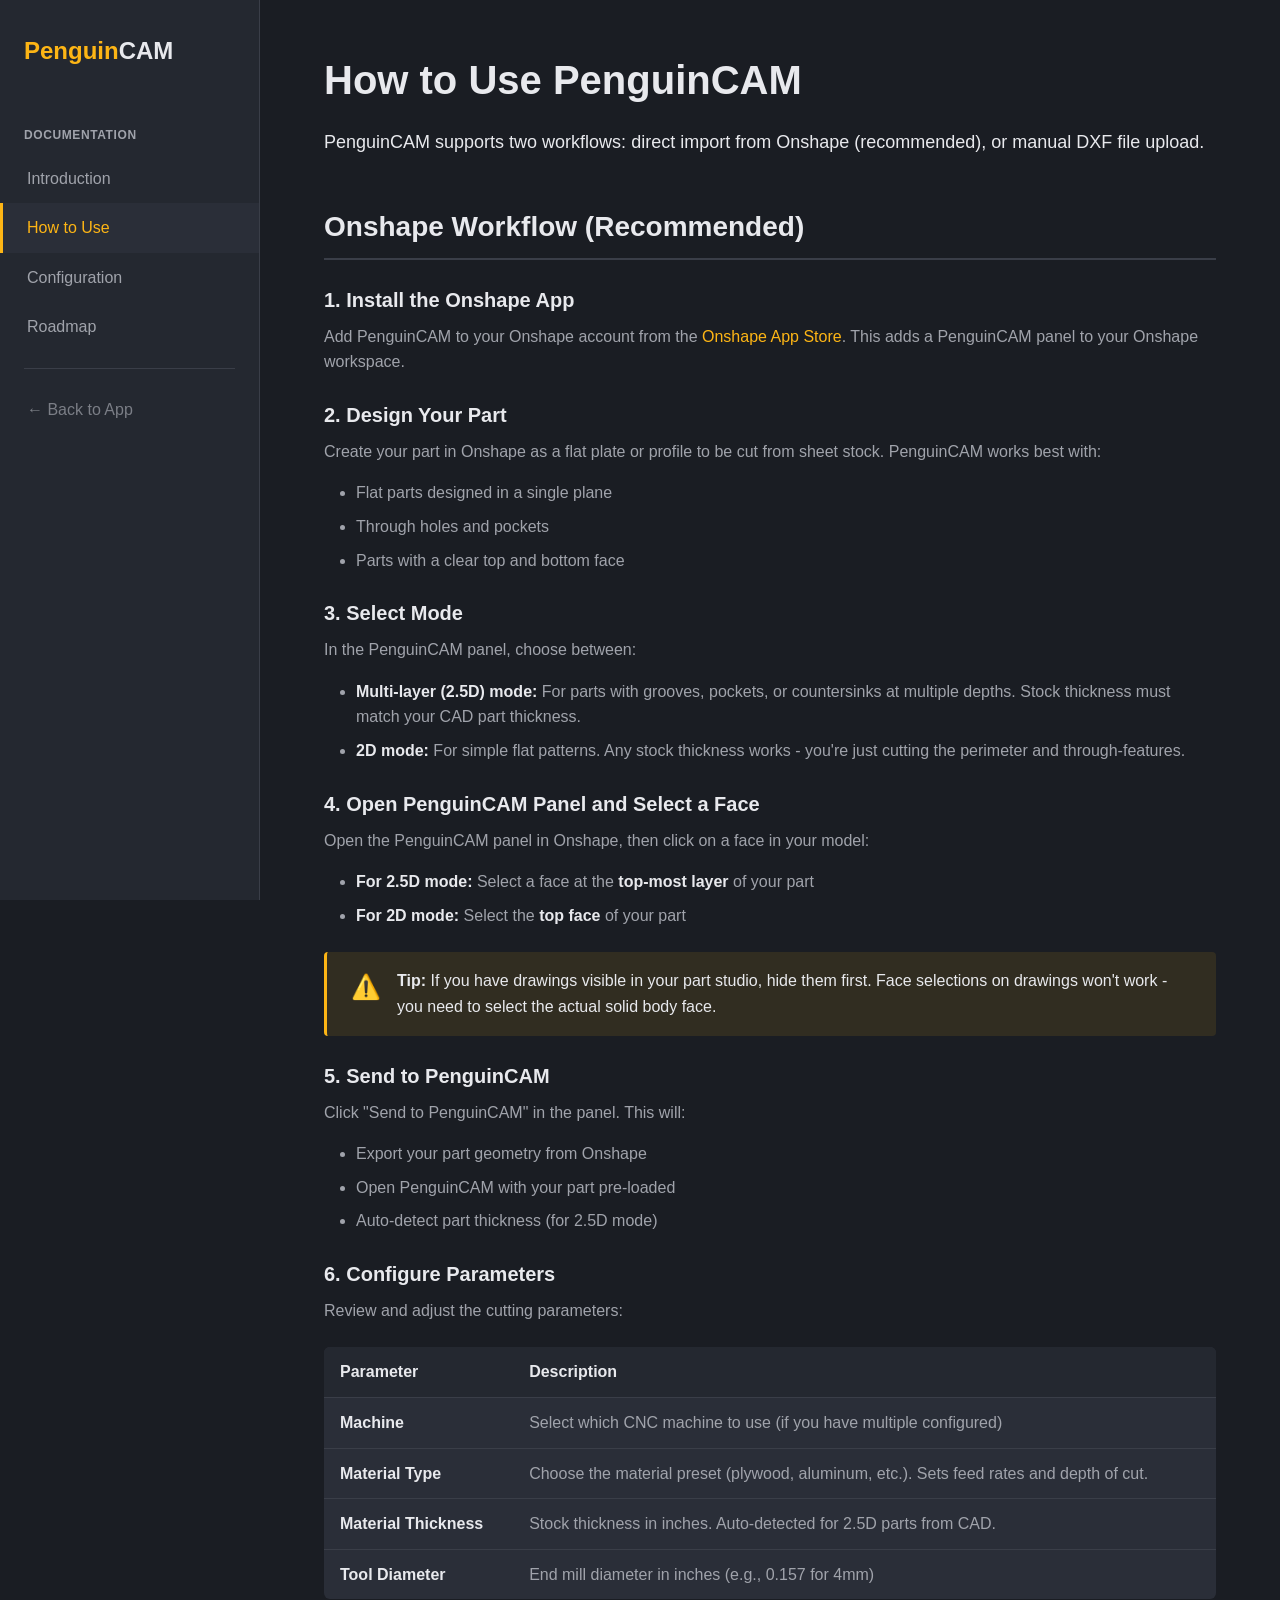
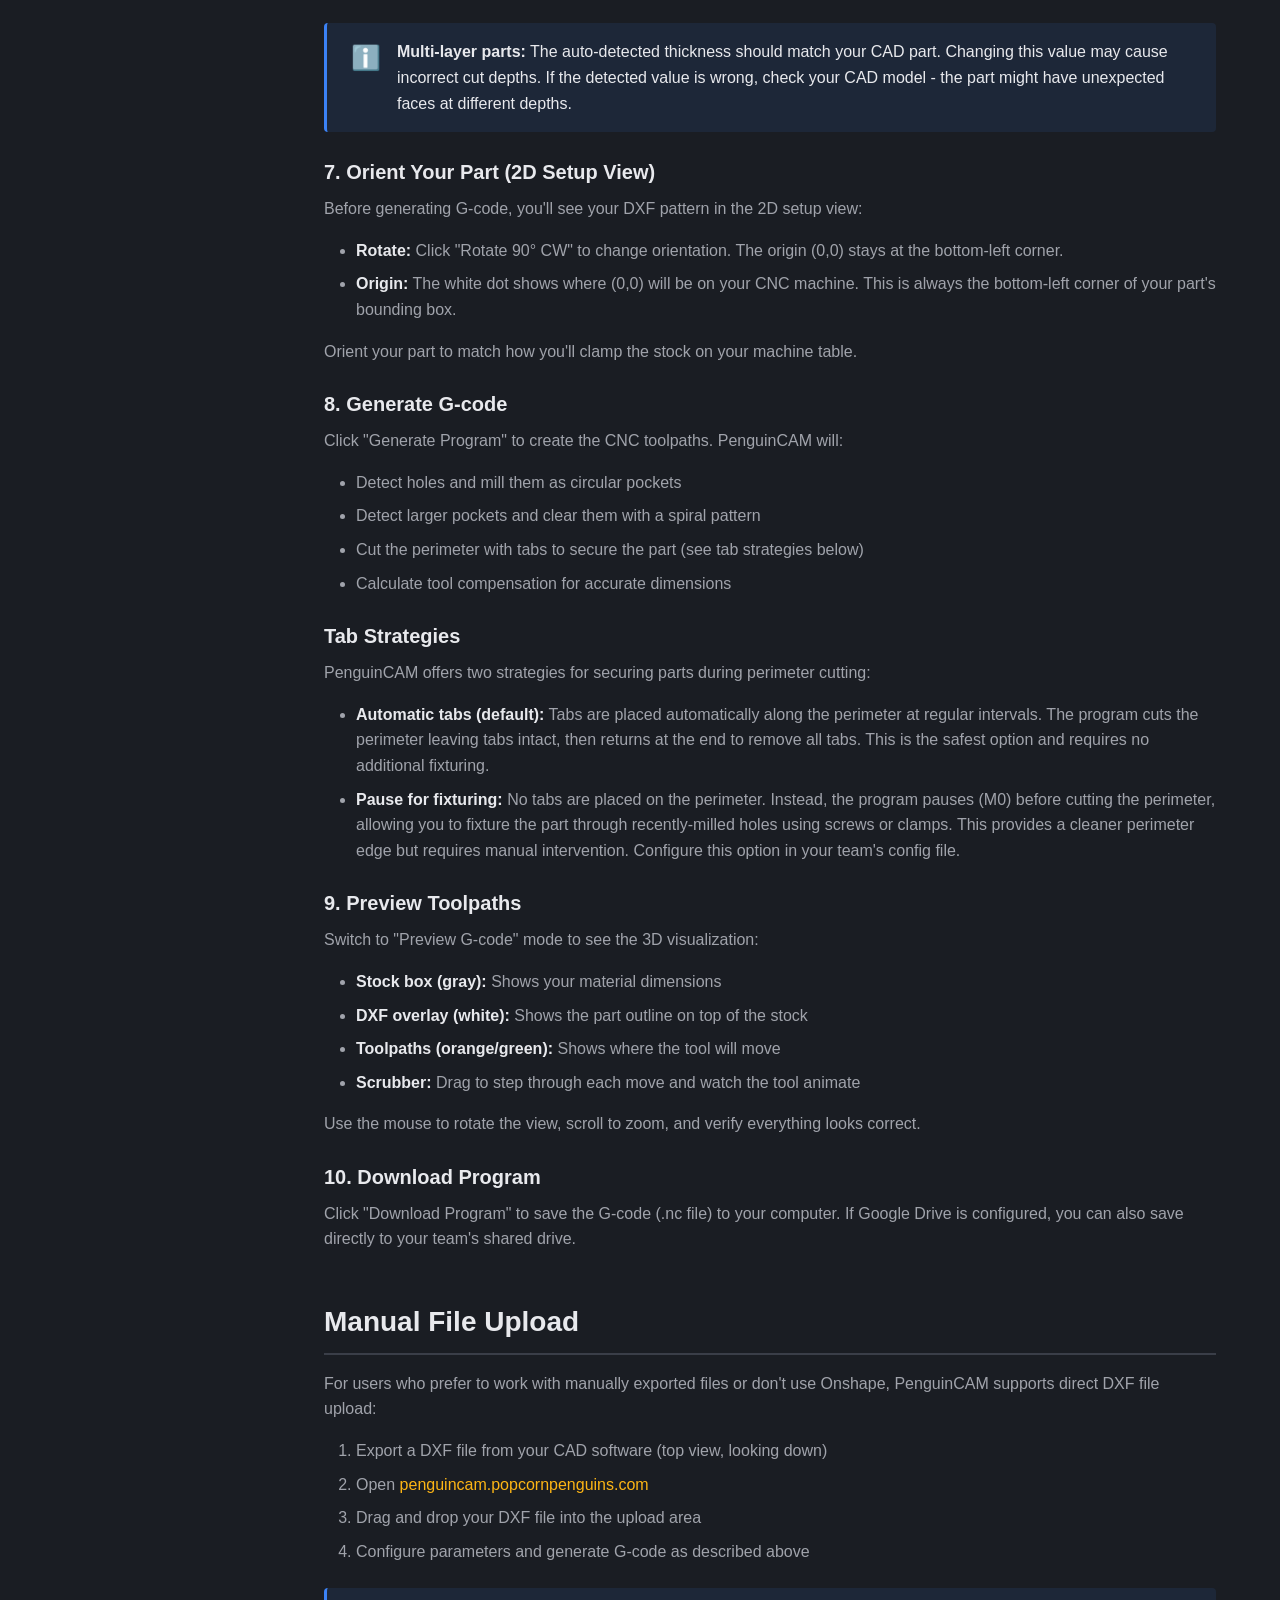
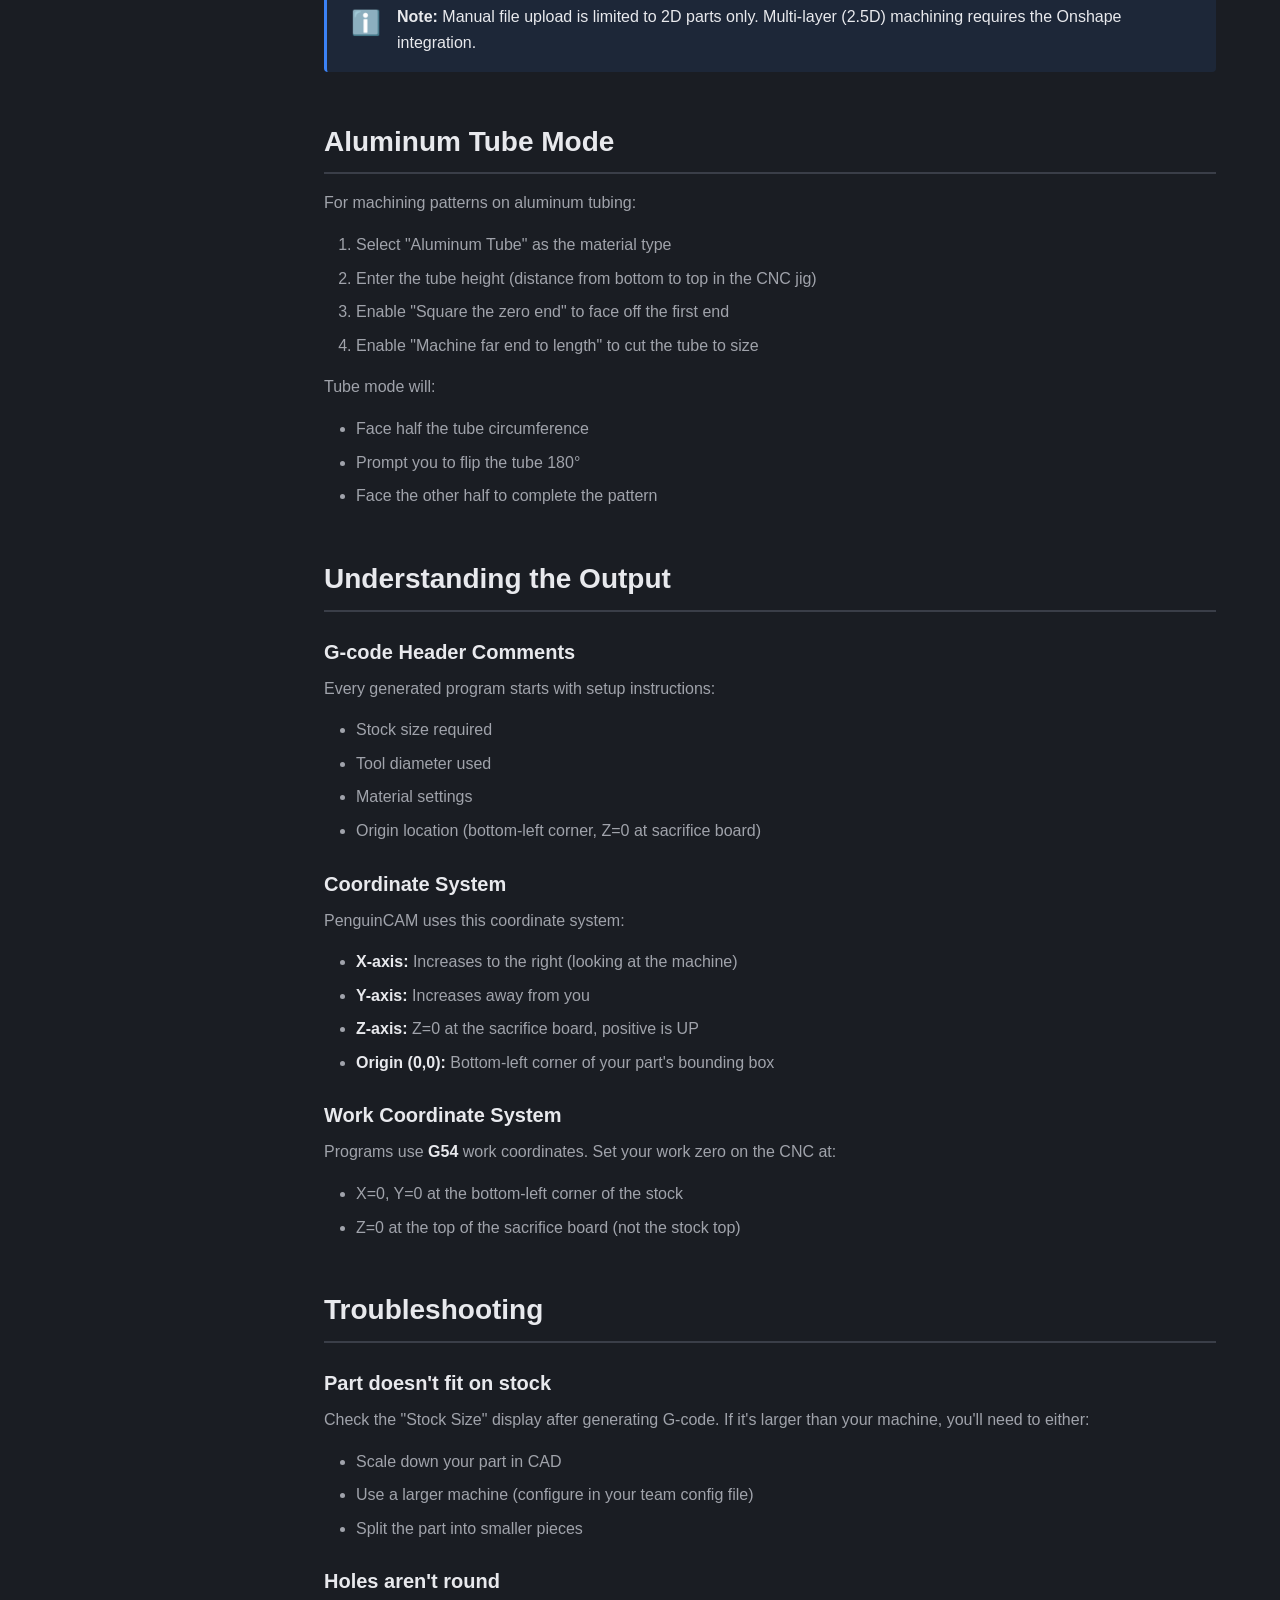
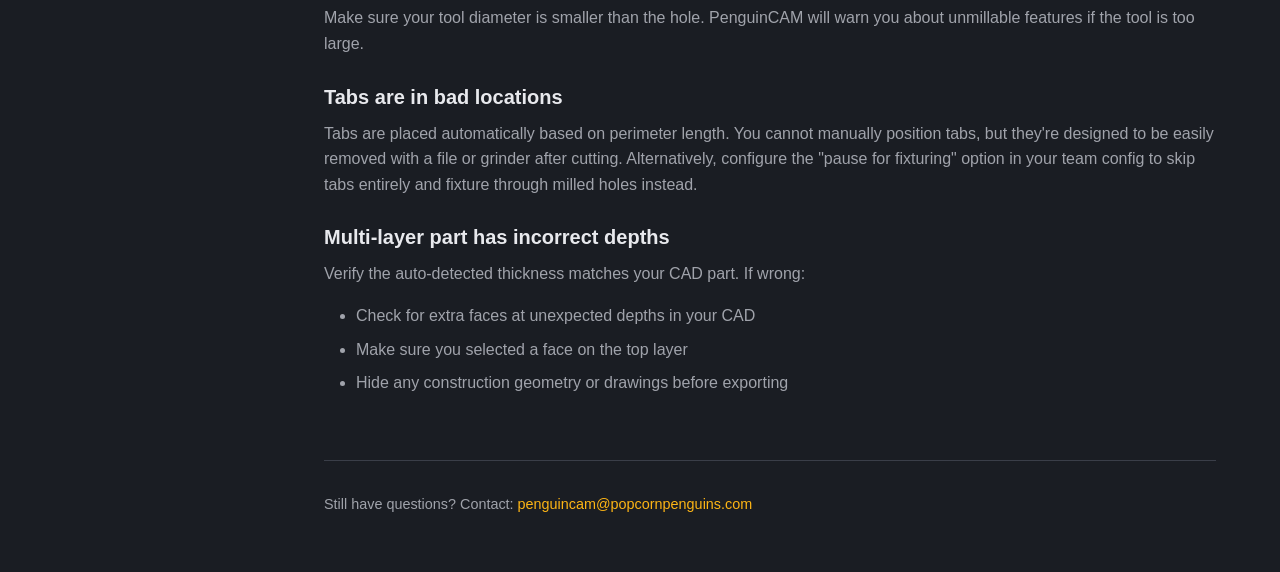
<file: static/docs/usage.html>
<!DOCTYPE html>
<html lang="en">
<head>
    <meta charset="UTF-8">
    <meta name="viewport" content="width=device-width, initial-scale=1.0">
    <title>How to Use - PenguinCAM Documentation</title>
    <link rel="stylesheet" href="style.css">
</head>
<body>
    <nav class="sidebar">
        <div class="logo">
            <span class="accent">Penguin</span>CAM
        </div>
        <div class="nav-section">Documentation</div>
        <a href="index.html">Introduction</a>
        <a href="usage.html" class="active">How to Use</a>
        <a href="configuration.html">Configuration</a>
        <a href="roadmap.html">Roadmap</a>
        <div class="nav-divider"></div>
        <a href="/" class="nav-external">← Back to App</a>
    </nav>

    <main class="content">
        <h1>How to Use PenguinCAM</h1>

        <p class="lead">
            PenguinCAM supports two workflows: direct import from Onshape (recommended), or manual DXF file upload.
        </p>

        <h2>Onshape Workflow (Recommended)</h2>

        <h3>1. Install the Onshape App</h3>
        <p>
            Add PenguinCAM to your Onshape account from the
            <a href="https://cad.onshape.com/appstore/apps/CAM/6939eaf505d3df4aeac54600" target="_blank">Onshape App Store</a>.
            This adds a PenguinCAM panel to your Onshape workspace.
        </p>

        <h3>2. Design Your Part</h3>
        <p>
            Create your part in Onshape as a flat plate or profile to be cut from sheet stock.
            PenguinCAM works best with:
        </p>
        <ul>
            <li>Flat parts designed in a single plane</li>
            <li>Through holes and pockets</li>
            <li>Parts with a clear top and bottom face</li>
        </ul>

        <h3>3. Select Mode</h3>
        <p>
            In the PenguinCAM panel, choose between:
        </p>
        <ul>
            <li><strong>Multi-layer (2.5D) mode:</strong> For parts with grooves, pockets, or countersinks at multiple depths. Stock thickness must match your CAD part thickness.</li>
            <li><strong>2D mode:</strong> For simple flat patterns. Any stock thickness works - you're just cutting the perimeter and through-features.</li>
        </ul>

        <h3>4. Open PenguinCAM Panel and Select a Face</h3>
        <p>
            Open the PenguinCAM panel in Onshape, then click on a face in your model:
        </p>
        <ul>
            <li><strong>For 2.5D mode:</strong> Select a face at the <strong>top-most layer</strong> of your part</li>
            <li><strong>For 2D mode:</strong> Select the <strong>top face</strong> of your part</li>
        </ul>

        <div class="warning-box info-box">
            <div class="info-icon">⚠️</div>
            <div>
                <strong>Tip:</strong> If you have drawings visible in your part studio, hide them first.
                Face selections on drawings won't work - you need to select the actual solid body face.
            </div>
        </div>

        <h3>5. Send to PenguinCAM</h3>
        <p>
            Click "Send to PenguinCAM" in the panel. This will:
        </p>
        <ul>
            <li>Export your part geometry from Onshape</li>
            <li>Open PenguinCAM with your part pre-loaded</li>
            <li>Auto-detect part thickness (for 2.5D mode)</li>
        </ul>

        <h3>6. Configure Parameters</h3>
        <p>
            Review and adjust the cutting parameters:
        </p>

        <table>
            <thead>
                <tr>
                    <th>Parameter</th>
                    <th>Description</th>
                </tr>
            </thead>
            <tbody>
                <tr>
                    <td><strong>Machine</strong></td>
                    <td>Select which CNC machine to use (if you have multiple configured)</td>
                </tr>
                <tr>
                    <td><strong>Material Type</strong></td>
                    <td>Choose the material preset (plywood, aluminum, etc.). Sets feed rates and depth of cut.</td>
                </tr>
                <tr>
                    <td><strong>Material Thickness</strong></td>
                    <td>Stock thickness in inches. Auto-detected for 2.5D parts from CAD.</td>
                </tr>
                <tr>
                    <td><strong>Tool Diameter</strong></td>
                    <td>End mill diameter in inches (e.g., 0.157 for 4mm)</td>
                </tr>
            </tbody>
        </table>

        <div class="info-box">
            <div class="info-icon">ℹ️</div>
            <div>
                <strong>Multi-layer parts:</strong> The auto-detected thickness should match your CAD part.
                Changing this value may cause incorrect cut depths. If the detected value is wrong,
                check your CAD model - the part might have unexpected faces at different depths.
            </div>
        </div>

        <h3>7. Orient Your Part (2D Setup View)</h3>
        <p>
            Before generating G-code, you'll see your DXF pattern in the 2D setup view:
        </p>
        <ul>
            <li><strong>Rotate:</strong> Click "Rotate 90° CW" to change orientation. The origin (0,0) stays at the bottom-left corner.</li>
            <li><strong>Origin:</strong> The white dot shows where (0,0) will be on your CNC machine. This is always the bottom-left corner of your part's bounding box.</li>
        </ul>

        <p>
            Orient your part to match how you'll clamp the stock on your machine table.
        </p>

        <h3>8. Generate G-code</h3>
        <p>
            Click "Generate Program" to create the CNC toolpaths. PenguinCAM will:
        </p>
        <ul>
            <li>Detect holes and mill them as circular pockets</li>
            <li>Detect larger pockets and clear them with a spiral pattern</li>
            <li>Cut the perimeter with tabs to secure the part (see tab strategies below)</li>
            <li>Calculate tool compensation for accurate dimensions</li>
        </ul>

        <h3>Tab Strategies</h3>
        <p>
            PenguinCAM offers two strategies for securing parts during perimeter cutting:
        </p>
        <ul>
            <li>
                <strong>Automatic tabs (default):</strong> Tabs are placed automatically along the perimeter at regular intervals.
                The program cuts the perimeter leaving tabs intact, then returns at the end to remove all tabs.
                This is the safest option and requires no additional fixturing.
            </li>
            <li>
                <strong>Pause for fixturing:</strong> No tabs are placed on the perimeter. Instead, the program pauses
                (M0) before cutting the perimeter, allowing you to fixture the part through recently-milled holes using
                screws or clamps. This provides a cleaner perimeter edge but requires manual intervention.
                Configure this option in your team's config file.
            </li>
        </ul>

        <h3>9. Preview Toolpaths</h3>
        <p>
            Switch to "Preview G-code" mode to see the 3D visualization:
        </p>
        <ul>
            <li><strong>Stock box (gray):</strong> Shows your material dimensions</li>
            <li><strong>DXF overlay (white):</strong> Shows the part outline on top of the stock</li>
            <li><strong>Toolpaths (orange/green):</strong> Shows where the tool will move</li>
            <li><strong>Scrubber:</strong> Drag to step through each move and watch the tool animate</li>
        </ul>

        <p>
            Use the mouse to rotate the view, scroll to zoom, and verify everything looks correct.
        </p>

        <h3>10. Download Program</h3>
        <p>
            Click "Download Program" to save the G-code (.nc file) to your computer.
            If Google Drive is configured, you can also save directly to your team's shared drive.
        </p>

        <h2>Manual File Upload</h2>

        <p>
            For users who prefer to work with manually exported files or don't use Onshape,
            PenguinCAM supports direct DXF file upload:
        </p>

        <ol>
            <li>Export a DXF file from your CAD software (top view, looking down)</li>
            <li>Open <a href="https://penguincam.popcornpenguins.com">penguincam.popcornpenguins.com</a></li>
            <li>Drag and drop your DXF file into the upload area</li>
            <li>Configure parameters and generate G-code as described above</li>
        </ol>

        <div class="info-box">
            <div class="info-icon">ℹ️</div>
            <div>
                <strong>Note:</strong> Manual file upload is limited to 2D parts only.
                Multi-layer (2.5D) machining requires the Onshape integration.
            </div>
        </div>

        <h2>Aluminum Tube Mode</h2>

        <p>
            For machining patterns on aluminum tubing:
        </p>

        <ol>
            <li>Select "Aluminum Tube" as the material type</li>
            <li>Enter the tube height (distance from bottom to top in the CNC jig)</li>
            <li>Enable "Square the zero end" to face off the first end</li>
            <li>Enable "Machine far end to length" to cut the tube to size</li>
        </ol>

        <p>
            Tube mode will:
        </p>
        <ul>
            <li>Face half the tube circumference</li>
            <li>Prompt you to flip the tube 180°</li>
            <li>Face the other half to complete the pattern</li>
        </ul>

        <h2>Understanding the Output</h2>

        <h3>G-code Header Comments</h3>
        <p>
            Every generated program starts with setup instructions:
        </p>
        <ul>
            <li>Stock size required</li>
            <li>Tool diameter used</li>
            <li>Material settings</li>
            <li>Origin location (bottom-left corner, Z=0 at sacrifice board)</li>
        </ul>

        <h3>Coordinate System</h3>
        <p>
            PenguinCAM uses this coordinate system:
        </p>
        <ul>
            <li><strong>X-axis:</strong> Increases to the right (looking at the machine)</li>
            <li><strong>Y-axis:</strong> Increases away from you</li>
            <li><strong>Z-axis:</strong> Z=0 at the sacrifice board, positive is UP</li>
            <li><strong>Origin (0,0):</strong> Bottom-left corner of your part's bounding box</li>
        </ul>

        <h3>Work Coordinate System</h3>
        <p>
            Programs use <strong>G54</strong> work coordinates. Set your work zero on the CNC at:
        </p>
        <ul>
            <li>X=0, Y=0 at the bottom-left corner of the stock</li>
            <li>Z=0 at the top of the sacrifice board (not the stock top)</li>
        </ul>

        <h2>Troubleshooting</h2>

        <h3>Part doesn't fit on stock</h3>
        <p>
            Check the "Stock Size" display after generating G-code. If it's larger than your machine,
            you'll need to either:
        </p>
        <ul>
            <li>Scale down your part in CAD</li>
            <li>Use a larger machine (configure in your team config file)</li>
            <li>Split the part into smaller pieces</li>
        </ul>

        <h3>Holes aren't round</h3>
        <p>
            Make sure your tool diameter is smaller than the hole. PenguinCAM will warn you about
            unmillable features if the tool is too large.
        </p>

        <h3>Tabs are in bad locations</h3>
        <p>
            Tabs are placed automatically based on perimeter length. You cannot manually position tabs,
            but they're designed to be easily removed with a file or grinder after cutting. Alternatively,
            configure the "pause for fixturing" option in your team config to skip tabs entirely and
            fixture through milled holes instead.
        </p>

        <h3>Multi-layer part has incorrect depths</h3>
        <p>
            Verify the auto-detected thickness matches your CAD part. If wrong:
        </p>
        <ul>
            <li>Check for extra faces at unexpected depths in your CAD</li>
            <li>Make sure you selected a face on the top layer</li>
            <li>Hide any construction geometry or drawings before exporting</li>
        </ul>

        <footer>
            <p>Still have questions? Contact: <a href="mailto:penguincam@popcornpenguins.com">penguincam@popcornpenguins.com</a></p>
        </footer>
    </main>
</body>
</html>
</file>
<file: static/docs/style.css>
/* PenguinCAM Documentation Styles */

:root {
    --primary: #FDB515;
    --primary-dark: #D99F12;
    --secondary: #2C3E50;
    --bg: #1a1d23;
    --bg-light: #242830;
    --surface: #2a2e38;
    --surface-hover: #343842;
    --text: #e8e9ed;
    --text-dim: #a0a3ab;
    --border: #3a3e48;
    --accent: #3b82f6;
}

* {
    margin: 0;
    padding: 0;
    box-sizing: border-box;
}

body {
    font-family: -apple-system, BlinkMacSystemFont, "Segoe UI", Roboto, "Helvetica Neue", Arial, sans-serif;
    background: var(--bg);
    color: var(--text);
    line-height: 1.6;
    display: flex;
    min-height: 100vh;
}

/* Sidebar Navigation */
.sidebar {
    width: 260px;
    background: var(--bg-light);
    border-right: 1px solid var(--border);
    padding: 2rem 0;
    position: fixed;
    height: 100vh;
    overflow-y: auto;
}

.sidebar .logo {
    font-size: 1.5rem;
    font-weight: 700;
    padding: 0 1.5rem 2rem;
    color: var(--text);
}

.sidebar .accent {
    color: var(--primary);
}

.nav-section {
    font-size: 0.75rem;
    text-transform: uppercase;
    letter-spacing: 0.05em;
    color: var(--text-dim);
    padding: 0.5rem 1.5rem;
    margin-top: 1rem;
    font-weight: 600;
}

.sidebar a {
    display: block;
    padding: 0.75rem 1.5rem;
    color: var(--text-dim);
    text-decoration: none;
    transition: all 0.2s;
    border-left: 3px solid transparent;
}

.sidebar a:hover {
    color: var(--text);
    background: var(--surface);
}

.sidebar a.active {
    color: var(--primary);
    background: var(--surface);
    border-left-color: var(--primary);
}

.nav-divider {
    height: 1px;
    background: var(--border);
    margin: 1rem 1.5rem;
}

.nav-external {
    margin-top: 0.5rem;
    opacity: 0.7;
}

/* Main Content */
.content {
    margin-left: 260px;
    padding: 3rem 4rem;
    max-width: 1200px;
    flex: 1;
}

h1 {
    font-size: 2.5rem;
    margin-bottom: 1rem;
    color: var(--text);
}

h2 {
    font-size: 1.75rem;
    margin-top: 3rem;
    margin-bottom: 1rem;
    color: var(--text);
    border-bottom: 2px solid var(--border);
    padding-bottom: 0.5rem;
}

h3 {
    font-size: 1.25rem;
    margin-top: 1.5rem;
    margin-bottom: 0.5rem;
    color: var(--text);
}

p {
    margin-bottom: 1rem;
    color: var(--text-dim);
}

.lead {
    font-size: 1.125rem;
    color: var(--text);
    margin-bottom: 2rem;
}

a {
    color: var(--primary);
    text-decoration: none;
}

a:hover {
    color: var(--primary-dark);
    text-decoration: underline;
}

code {
    background: var(--surface);
    padding: 0.2rem 0.4rem;
    border-radius: 3px;
    font-family: 'Monaco', 'Courier New', monospace;
    font-size: 0.9em;
    color: var(--primary);
}

pre {
    background: var(--surface);
    padding: 1rem;
    border-radius: 6px;
    overflow-x: auto;
    margin: 1rem 0;
    border: 1px solid var(--border);
}

pre code {
    background: none;
    padding: 0;
    color: var(--text);
}

ul, ol {
    margin-left: 2rem;
    margin-bottom: 1rem;
}

li {
    margin-bottom: 0.5rem;
    color: var(--text-dim);
}

strong {
    color: var(--text);
}

/* Feature Grid */
.feature-grid {
    display: grid;
    grid-template-columns: repeat(auto-fit, minmax(280px, 1fr));
    gap: 1.5rem;
    margin: 2rem 0;
}

.feature-card {
    background: var(--surface);
    padding: 1.5rem;
    border-radius: 8px;
    border: 1px solid var(--border);
    transition: all 0.2s;
}

.feature-card:hover {
    background: var(--surface-hover);
    border-color: var(--primary);
}

.feature-icon {
    font-size: 2rem;
    margin-bottom: 0.5rem;
}

.feature-card h3 {
    margin-top: 0;
    color: var(--text);
}

.feature-card p {
    color: var(--text-dim);
    margin-bottom: 0;
}

/* Step List */
.step-list {
    margin: 2rem 0;
}

.step {
    display: flex;
    gap: 1.5rem;
    margin-bottom: 2rem;
    padding: 1.5rem;
    background: var(--surface);
    border-radius: 8px;
    border: 1px solid var(--border);
}

.step-number {
    flex-shrink: 0;
    width: 48px;
    height: 48px;
    background: var(--primary);
    color: var(--secondary);
    border-radius: 50%;
    display: flex;
    align-items: center;
    justify-content: center;
    font-size: 1.5rem;
    font-weight: 700;
}

.step-content h3 {
    margin-top: 0;
    color: var(--text);
}

.step-content p {
    margin-bottom: 0;
}

/* Info Boxes */
.info-box {
    background: rgba(59, 130, 246, 0.1);
    border-left: 3px solid var(--accent);
    padding: 1rem 1.5rem;
    margin: 1.5rem 0;
    border-radius: 4px;
    display: flex;
    gap: 1rem;
}

.warning-box {
    background: rgba(251, 181, 21, 0.1);
    border-left: 3px solid var(--primary);
}

.info-icon {
    font-size: 1.5rem;
    flex-shrink: 0;
}

/* Tables */
table {
    width: 100%;
    border-collapse: collapse;
    margin: 1.5rem 0;
    background: var(--surface);
    border-radius: 6px;
    overflow: hidden;
}

th, td {
    padding: 0.75rem 1rem;
    text-align: left;
    border-bottom: 1px solid var(--border);
}

th {
    background: var(--bg-light);
    color: var(--text);
    font-weight: 600;
}

td {
    color: var(--text-dim);
}

tr:last-child td {
    border-bottom: none;
}

tr:hover {
    background: var(--surface-hover);
}

/* Footer */
footer {
    margin-top: 4rem;
    padding-top: 2rem;
    border-top: 1px solid var(--border);
    color: var(--text-dim);
    font-size: 0.9rem;
}

footer p {
    margin-bottom: 0.5rem;
}

/* Responsive */
@media (max-width: 768px) {
    .sidebar {
        width: 100%;
        height: auto;
        position: relative;
        border-right: none;
        border-bottom: 1px solid var(--border);
    }

    .content {
        margin-left: 0;
        padding: 2rem 1.5rem;
    }

    .feature-grid {
        grid-template-columns: 1fr;
    }
}
</file>
